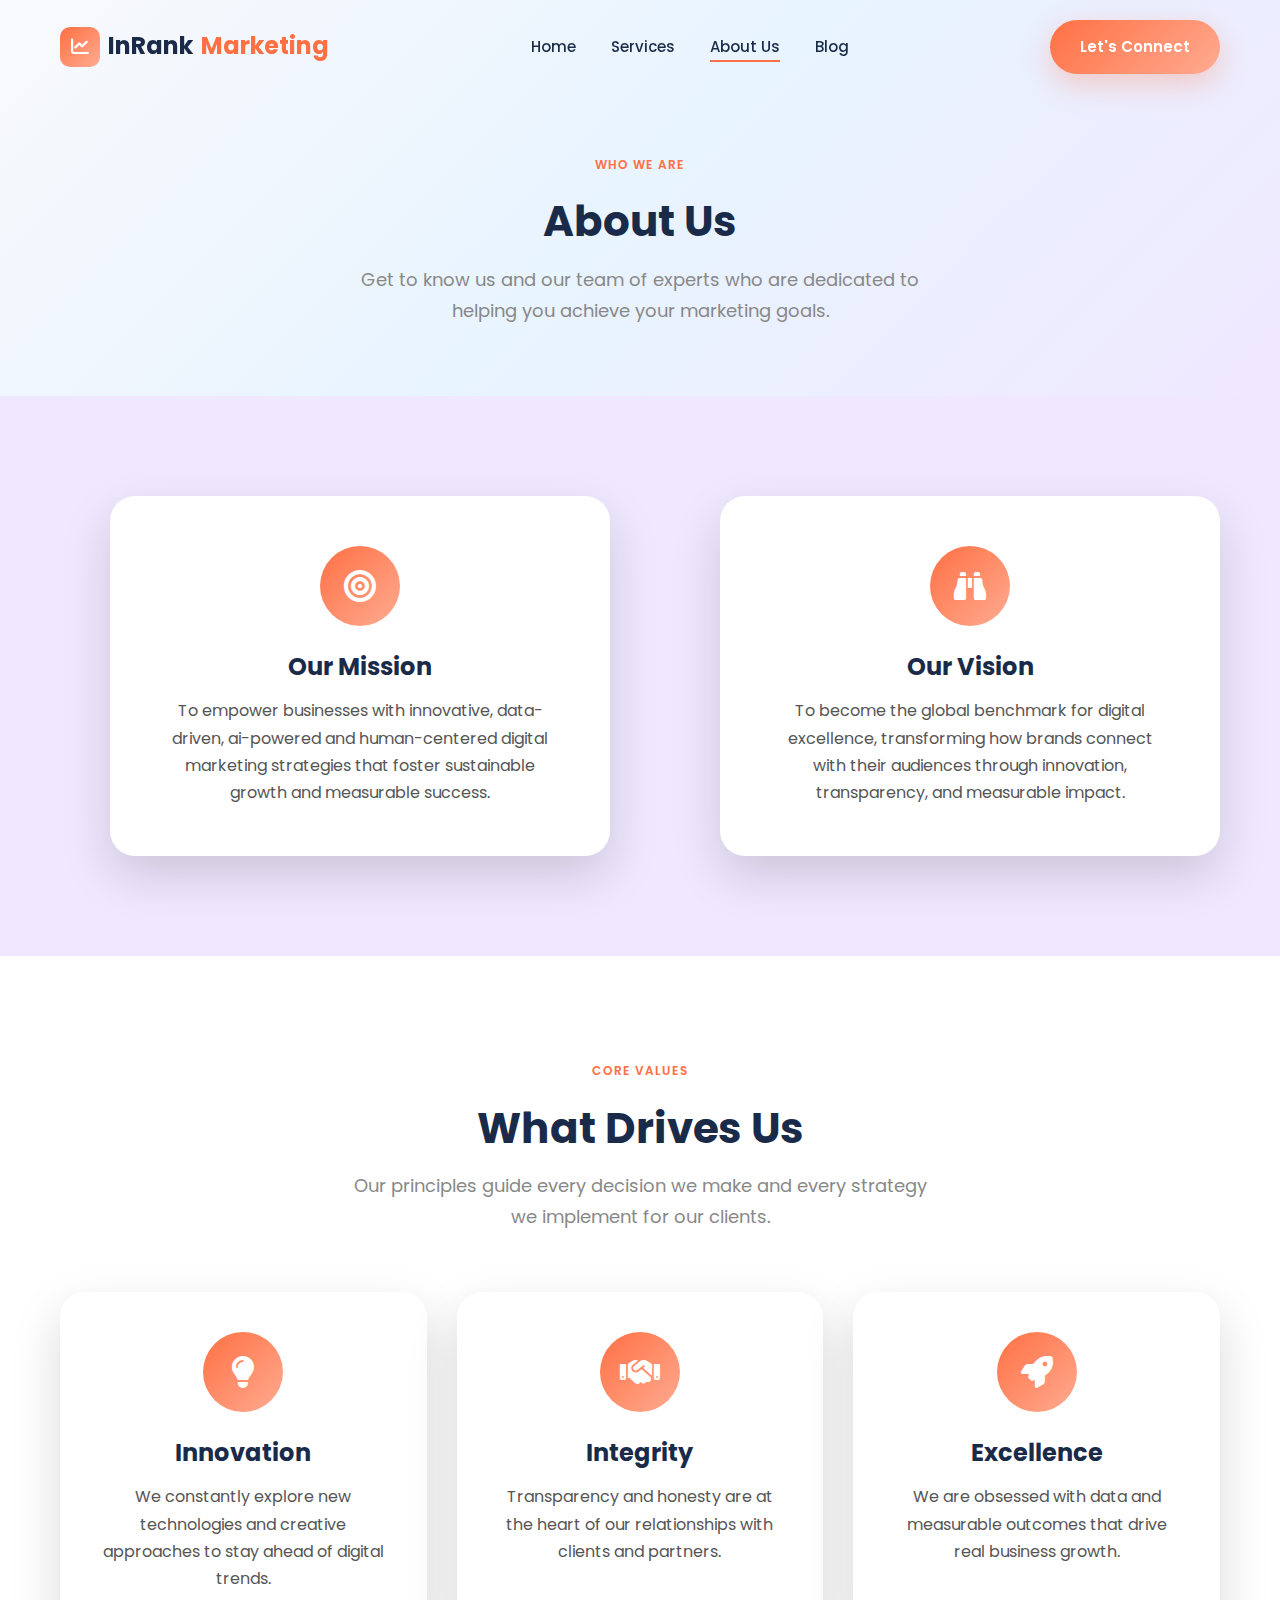
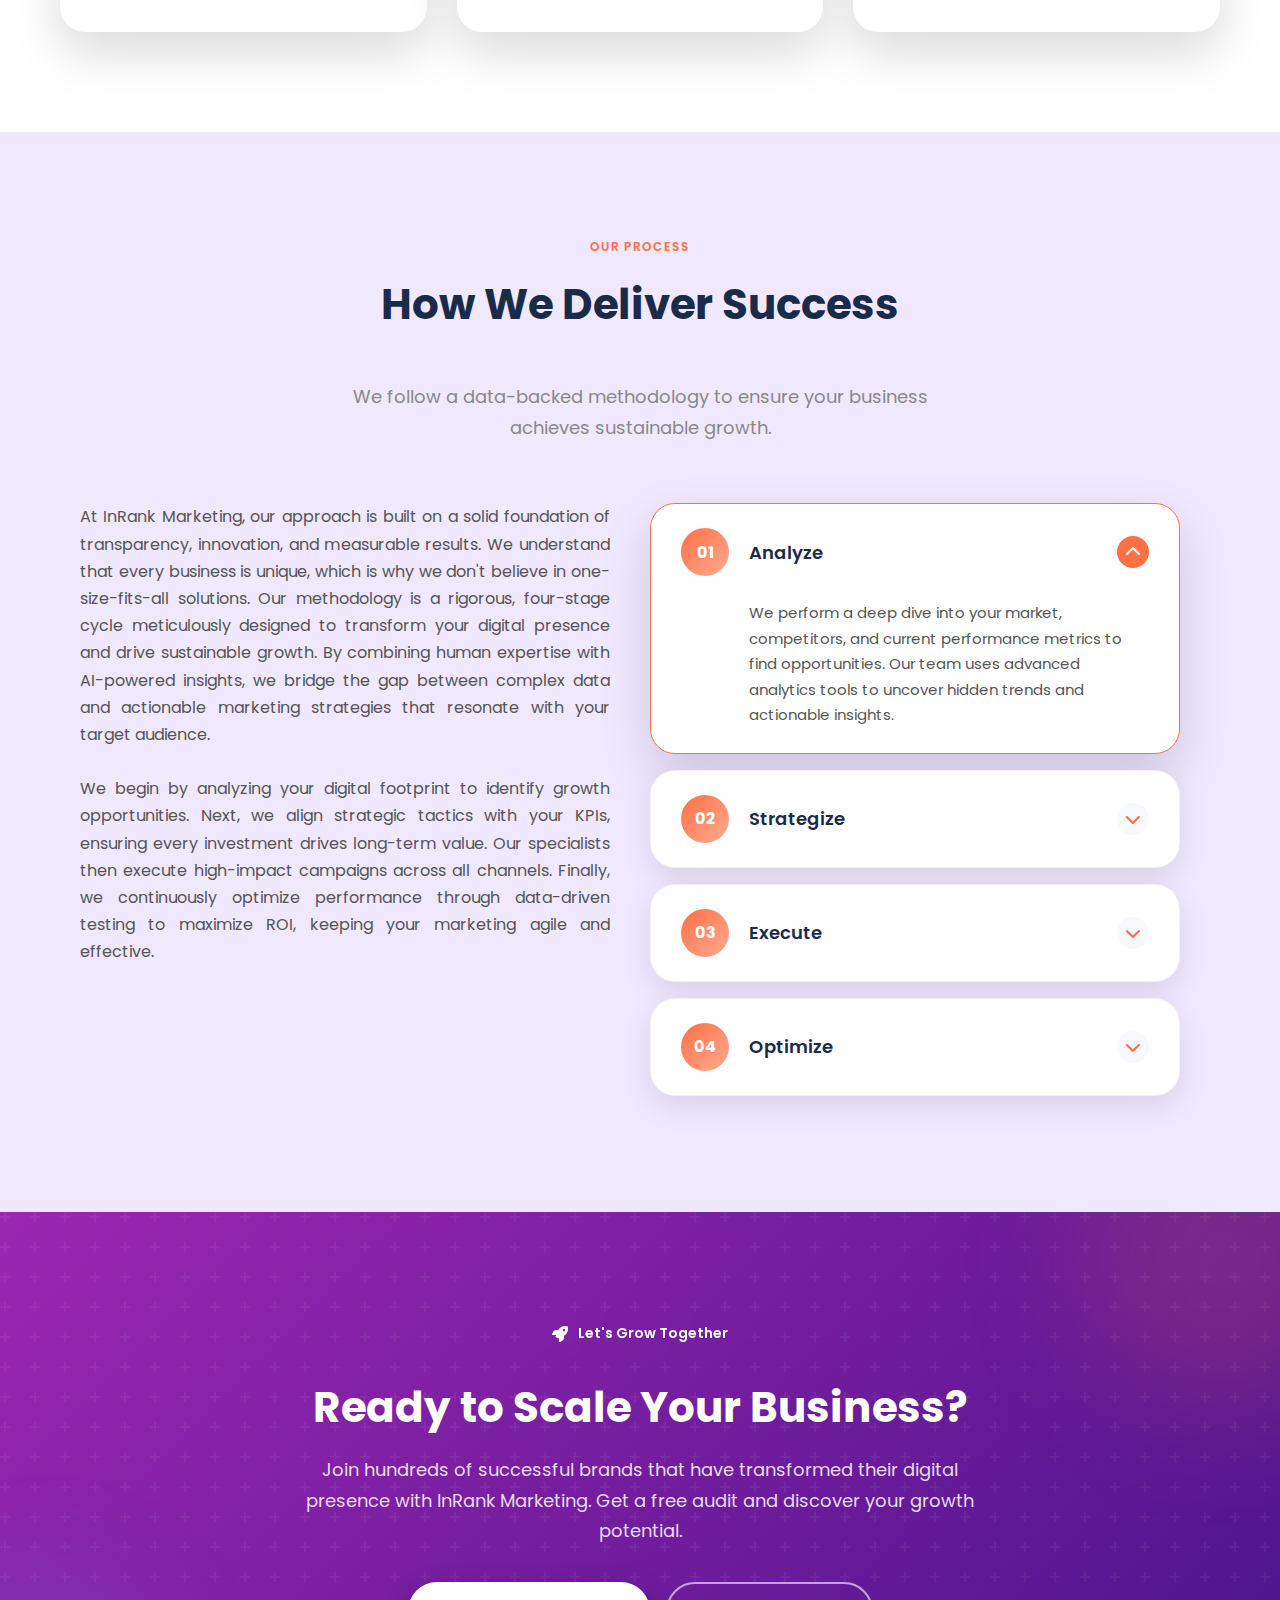
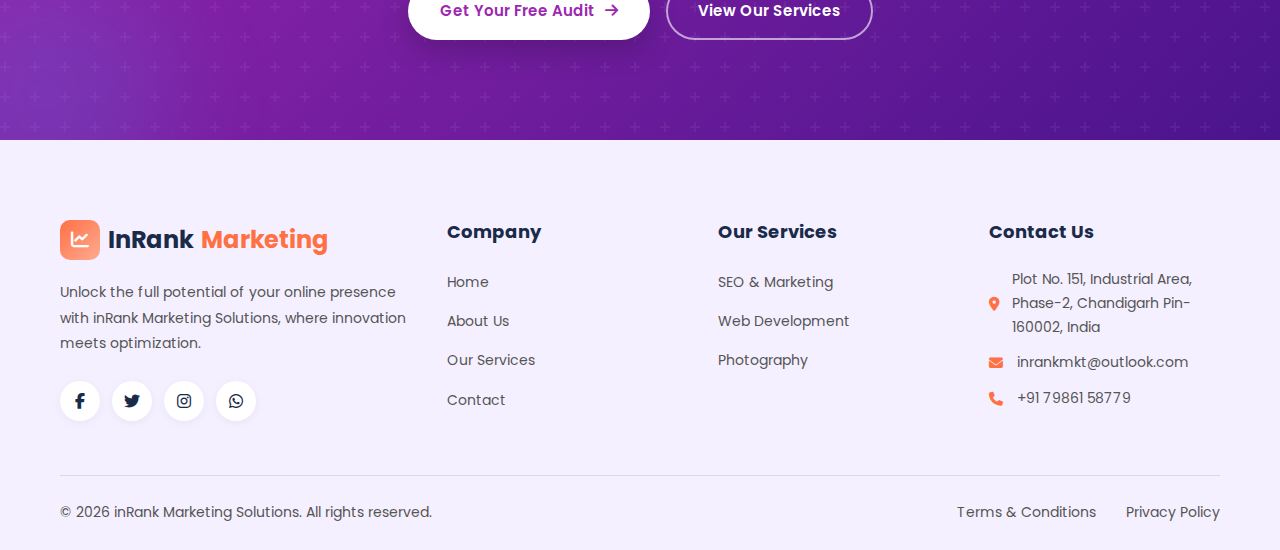
<file: about.html>
<!DOCTYPE html>
<html lang="en">

<head>
    <meta charset="UTF-8">
    <meta name="viewport" content="width=device-width, initial-scale=1.0">
    <title>About Us | InRank Marketing</title>
    <meta name="description"
        content="InRank Marketing is a leading digital marketing agency specializing in SEO, PPC, and social media marketing.">

    <!-- Google Font -->
    <link href="https://fonts.googleapis.com/css2?family=Poppins:wght@300;400;500;600;700;800&display=swap"
        rel="stylesheet">

    <!-- Icon Library -->
    <link rel="stylesheet" href="https://cdnjs.cloudflare.com/ajax/libs/font-awesome/6.5.1/css/all.min.css">

    <!-- Main CSS -->
    <link rel="stylesheet" href="/assets/css/main.css">
    <link rel="stylesheet" href="/assets/css/about.css">
</head>

<body>

    <!-- HEADER -->
    <header class="header">
        <nav class="navbar container">
            <a href="index" class="brand">
                <span class="brand-icon"><i class="fas fa-chart-line"></i></span>
                InRank<span class="brand-highlight">Marketing</span>
            </a>
            <ul class="nav-menu">
                <li><a href="/">Home</a></li>
                <li><a href="services">Services</a></li>
                <li><a href="about" class="active">About Us</a></li>
                <li><a href="index#testimonials">Blog</a></li>
                <!-- <li><a href="index.html#contact">Contact</a></li> -->
            </ul>
            <a href="contact" class="btn btn-primary">Let's Connect</a>
            <button class="mobile-toggle" aria-label="Toggle menu">
                <i class="fas fa-bars"></i>
            </button>
        </nav>
    </header>

    <!-- PAGE HEADER -->
    <section class="page-header">
        <div class="container">
            <div class="section-header center">
                <span class="section-badge">Who We Are</span>
                <h2>About Us</h2>
                <p>Get to know us and our team of experts who are dedicated to helping you achieve your marketing goals.
                </p>
            </div>
        </div>
    </section>

    <!-- ABOUT SECTION -->
    <section id="about" class="about">
        <div class="container">
            <div class="about-grid">
                <div class="about-visual">
                    <div class="about-card">
                        <div class="about-card-icon">
                            <i class="fas fa-bullseye"></i>
                        </div>
                        <h4>Our Mission</h4>
                        <p>To empower businesses with innovative, data-driven, ai-powered and human-centered digital
                            marketing strategies that foster sustainable growth and measurable success.</p>
                    </div>
                </div>
                <div class="about-visual">
                    <div class="about-card">
                        <div class="about-card-icon">
                            <i class="fas fa-binoculars"></i>
                        </div>
                        <h4>Our Vision</h4>
                        <p>To become the global benchmark for digital excellence, transforming how brands connect with
                            their audiences through innovation, transparency, and measurable impact.</p>
                    </div>
                </div>
            </div>
        </div>
    </section>

    <!-- CORE VALUES SECTION -->
    <section id="values" class="values section-padding">
        <div class="container">
            <div class="section-header center">
                <span class="section-badge">Core Values</span>
                <h2>What Drives Us</h2>
                <p>Our principles guide every decision we make and every strategy we implement for our clients.</p>
            </div>
            <div class="values-grid">
                <div class="value-item">
                    <div class="value-icon">
                        <i class="fas fa-lightbulb"></i>
                    </div>
                    <h3>Innovation</h3>
                    <p>We constantly explore new technologies and creative approaches to stay ahead of digital trends.
                    </p>
                </div>
                <div class="value-item">
                    <div class="value-icon">
                        <i class="fas fa-handshake"></i>
                    </div>
                    <h3>Integrity</h3>
                    <p>Transparency and honesty are at the heart of our relationships with clients and partners.</p>
                </div>
                <div class="value-item">
                    <div class="value-icon">
                        <i class="fas fa-rocket"></i>
                    </div>
                    <h3>Excellence</h3>
                    <p>We are obsessed with data and measurable outcomes that drive real business growth.</p>
                </div>
            </div>
        </div>
    </section>

    <!-- PROCESS SECTION -->
    <section id="process" class="process section-padding">
        <div class="container">
            <div class="section-header center">
                <span class="section-badge">Our Process</span>
                <h2>How We Deliver Success</h2>
                <p>We follow a data-backed methodology to ensure your business achieves sustainable growth.</p>
            </div>
            <div class="process-explained">
                <div class="process-text">
                    <p>At <span class="highlight">InRank Marketing</span>, our approach is built on a solid foundation
                        of transparency, innovation, and
                        measurable results. We understand that every business is unique, which is why we don't believe
                        in one-size-fits-all solutions. Our methodology is a rigorous, four-stage cycle meticulously
                        designed to transform your digital presence and drive sustainable growth. By combining human
                        expertise with AI-powered insights, we bridge the gap between complex data and actionable
                        marketing strategies that resonate with your target audience.</p>
                    <br>

                    <p>We begin by analyzing your digital footprint to identify growth opportunities. Next, we align
                        strategic tactics with your KPIs, ensuring every investment drives long-term value. Our
                        specialists then execute high-impact campaigns across all channels. Finally, we continuously
                        optimize performance through data-driven testing to maximize ROI, keeping your marketing agile
                        and effective.</p>
                </div>
                <div class="process-container">
                    <div class="process-item active">
                        <div class="process-header">
                            <div class="process-header-left">
                                <span class="process-number">01</span>
                                <h3>Analyze</h3>
                            </div>
                            <span class="process-icon"><i class="fas fa-chevron-down"></i></span>
                        </div>
                        <div class="process-content">
                            <p>We perform a deep dive into your market, competitors, and current performance metrics to
                                find
                                opportunities. Our team uses advanced analytics tools to uncover hidden trends and
                                actionable insights.</p>
                        </div>
                    </div>
                    <div class="process-item">
                        <div class="process-header">
                            <div class="process-header-left">
                                <span class="process-number">02</span>
                                <h3>Strategize</h3>
                            </div>
                            <span class="process-icon"><i class="fas fa-chevron-down"></i></span>
                        </div>
                        <div class="process-content">
                            <p>Our experts craft a bespoke marketing plan tailored to your specific business objectives
                                and
                                budget. We align every strategy with your brand vision and target audience.</p>
                        </div>
                    </div>
                    <div class="process-item">
                        <div class="process-header">
                            <div class="process-header-left">
                                <span class="process-number">03</span>
                                <h3>Execute</h3>
                            </div>
                            <span class="process-icon"><i class="fas fa-chevron-down"></i></span>
                        </div>
                        <div class="process-content">
                            <p>Deploying high-impact campaigns across SEO, PPC, and social media platforms using
                                cutting-edge
                                tools. We ensure seamless implementation with constant monitoring.</p>
                        </div>
                    </div>
                    <div class="process-item">
                        <div class="process-header">
                            <div class="process-header-left">
                                <span class="process-number">04</span>
                                <h3>Optimize</h3>
                            </div>
                            <span class="process-icon"><i class="fas fa-chevron-down"></i></span>
                        </div>
                        <div class="process-content">
                            <p>Continuous testing and refinement based on real-time data to maximize your return on
                                investment.
                                We iterate and improve until we achieve your desired outcomes.</p>
                        </div>
                    </div>
                </div>
            </div>
        </div>
    </section>

    <!-- CTA SECTION -->
    <section class="cta">
        <div class="cta-bg"></div>
        <div class="container">
            <div class="cta-content">
                <span class="cta-badge"><i class="fas fa-rocket"></i> Let's Grow Together</span>
                <h2>Ready to Scale Your Business?</h2>
                <p>Join hundreds of successful brands that have transformed their digital presence with InRank
                    Marketing. Get a free audit and discover your growth potential.</p>
                <div class="cta-buttons">
                    <a href="contact" class="btn btn-cta-primary">Get Your Free Audit <i
                            class="fas fa-arrow-right"></i></a>
                    <a href="services" class="btn btn-cta-outline">View Our Services</a>
                </div>
            </div>
        </div>
        <div class="cta-decoration cta-decoration-1"></div>
        <div class="cta-decoration cta-decoration-2"></div>
    </section>


    <!-- FOOTER -->
    <footer class="footer">
        <div class="container">
            <div class="footer-grid">
                <div class="footer-brand">
                    <a href="index.html" class="brand">
                        <span class="brand-icon"><i class="fas fa-chart-line"></i></span>
                        InRank<span class="brand-highlight">Marketing</span>
                    </a>
                    <p>Unlock the full potential of your online presence with inRank Marketing Solutions, where
                        innovation meets optimization.</p>
                    <div class="social-links">
                        <a href="https://www.facebook.com/profile.php?id=61578838705049"><i
                                class="fab fa-facebook-f"></i></a>
                        <a href="https://x.com/InRankSeo"><i class="fab fa-twitter"></i></a>
                        <a href="https://www.instagram.com/inrankseo/"><i class="fab fa-instagram"></i></a>
                        <a href="https://wa.me/917986158779"><i class="fab fa-whatsapp"></i></a>
                    </div>
                </div>
                <div class="footer-links">
                    <h4>Company</h4>
                    <ul>
                        <li><a href="/">Home</a></li>
                        <li><a href="/#about">About Us</a></li>
                        <li><a href="services">Our Services</a></li>
                        <li><a href="contact">Contact</a></li>
                    </ul>
                </div>
                <div class="footer-links">
                    <h4>Our Services</h4>
                    <ul>
                        <li><a href="services#marketing">SEO & Marketing</a></li>
                        <li><a href="services#web">Web Development</a></li>
                        <li><a href="services#photography">Photography</a></li>
                    </ul>
                </div>
                <div class="footer-contact">
                    <h4>Contact Us</h4>
                    <ul>
                        <li><i class="fas fa-map-marker-alt"></i>Plot No. 151, Industrial Area, Phase-2, Chandigarh
                            Pin-160002, India</li>
                        <li><i class="fas fa-envelope"></i> inrankmkt@outlook.com</li>
                        <li><i class="fas fa-phone"></i> +91 79861 58779</li>
                    </ul>
                </div>
            </div>
            <div class="footer-bottom">
                <p>&copy; 2026 inRank Marketing Solutions. All rights reserved.</p>
                <div class="footer-legal">
                    <a href="#">Terms & Conditions</a>
                    <a href="#">Privacy Policy</a>
                </div>
            </div>
        </div>
    </footer>


    <!-- JAVASCRIPT -->
    <script>
        // Header scroll effect
        window.addEventListener('scroll', () => {
            const header = document.querySelector('.header');
            if (window.scrollY > 50) {
                header.classList.add('scrolled');
            } else {
                header.classList.remove('scrolled');
            }
        });

        // Mobile menu toggle
        document.querySelector('.mobile-toggle').addEventListener('click', () => {
            document.querySelector('.nav-menu').classList.toggle('active');
        });

        // Process accordion
        document.querySelectorAll('.process-header').forEach(header => {
            header.addEventListener('click', () => {
                const item = header.parentElement;
                const isActive = item.classList.contains('active');

                // Close all items
                document.querySelectorAll('.process-item').forEach(i => {
                    i.classList.remove('active');
                });

                // Open clicked item if it was closed
                if (!isActive) {
                    item.classList.add('active');
                }
            });
        });
    </script>
</body>

</html>
</file>
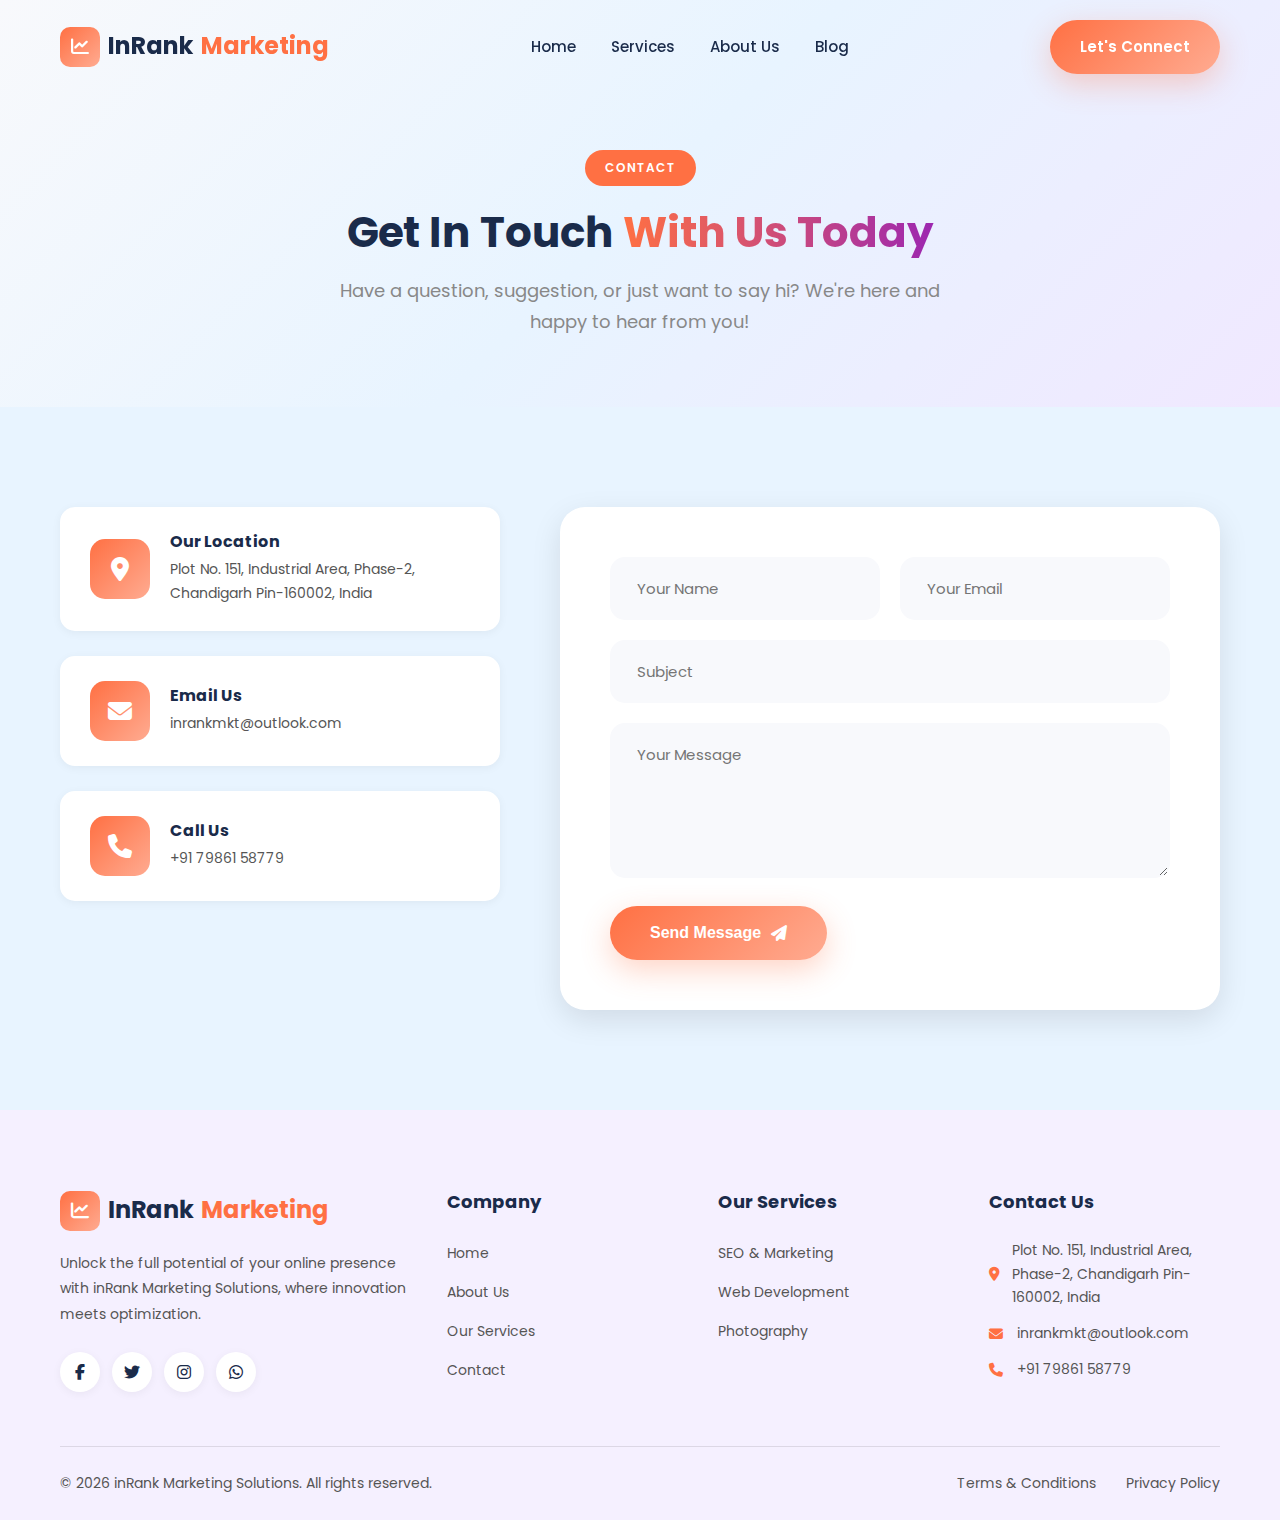
<file: contact.html>
<!DOCTYPE html>
<html lang="en">

<head>
    <meta charset="UTF-8">
    <meta name="viewport" content="width=device-width, initial-scale=1.0">
    <title>Contact Us | InRank Marketing</title>
    <meta name="description"
        content="Get in touch with InRank Marketing for any inquiries, questions, or to discuss your marketing needs.">

    <!-- Google Font -->
    <link href="https://fonts.googleapis.com/css2?family=Poppins:wght@300;400;500;600;700;800&display=swap"
        rel="stylesheet">

    <!-- Icon Library -->
    <link rel="stylesheet" href="https://cdnjs.cloudflare.com/ajax/libs/font-awesome/6.5.1/css/all.min.css">

    <!-- Main CSS -->
    <link rel="stylesheet" href="main.css">
    <link rel="stylesheet" href="contact.css">
</head>

<body>

    <!-- HEADER -->
    <header class="header">
        <nav class="navbar container">
            <a href="index" class="brand">
                <span class="brand-icon"><i class="fas fa-chart-line"></i></span>
                InRank<span class="brand-highlight">Marketing</span>
            </a>
            <ul class="nav-menu">
                <li><a href="/">Home</a></li>
                <li><a href="services">Services</a></li>
                <li><a href="index#about">About Us</a></li>
                <li><a href="index#testimonials">Blog</a></li>
                <!-- <li><a href="index.html#contact">Contact</a></li> -->
            </ul>
            <a href="contact" class="btn btn-primary">Let's Connect</a>
            <button class="mobile-toggle" aria-label="Toggle menu">
                <i class="fas fa-bars"></i>
            </button>
        </nav>
    </header>

    <!-- PAGE HEADER -->
    <section class="page-header">
        <div class="container">
            <div class="section-header center">
                <span class="section-badge">Contact</span>
                <h2>Get In Touch <span class="text-gradient">With Us Today</span></h2>
                <p>Have a question, suggestion, or just want to say hi? We're here and happy to hear from you!</p>
            </div>
        </div>
    </section>



    <!-- CONTACT -->
    <section id="contact" class="contact">
        <div class="container">
            <div class="contact-grid">
                <div class="contact-info">
                    <div class="info-card">
                        <div class="info-icon">
                            <i class="fas fa-map-marker-alt"></i>
                        </div>
                        <div class="info-content">
                            <h4>Our Location</h4>
                            <p>Plot No. 151, Industrial Area, Phase-2, Chandigarh Pin-160002, India</p>
                        </div>
                    </div>
                    <div class="info-card">
                        <div class="info-icon">
                            <i class="fas fa-envelope"></i>
                        </div>
                        <div class="info-content">
                            <h4>Email Us</h4>
                            <p>inrankmkt@outlook.com</p>
                        </div>
                    </div>
                    <div class="info-card">
                        <div class="info-icon">
                            <i class="fas fa-phone"></i>
                        </div>
                        <div class="info-content">
                            <h4>Call Us</h4>
                            <p>+91 79861 58779</p>
                        </div>
                    </div>
                </div>
                <form class="contact-form">
                    <div class="form-row">
                        <div class="form-group">
                            <input type="text" placeholder="Your Name" required>
                        </div>
                        <div class="form-group">
                            <input type="email" placeholder="Your Email" required>
                        </div>
                    </div>
                    <div class="form-group">
                        <input type="text" placeholder="Subject">
                    </div>
                    <div class="form-group">
                        <textarea placeholder="Your Message" rows="5" required></textarea>
                    </div>
                    <button type="submit" class="btn btn-primary btn-lg">
                        Send Message <i class="fas fa-paper-plane"></i>
                    </button>
                </form>
            </div>
        </div>
    </section>

    <!-- FOOTER -->
    <footer class="footer">
        <div class="container">
            <div class="footer-grid">
                <div class="footer-brand">
                    <a href="index.html" class="brand">
                        <span class="brand-icon"><i class="fas fa-chart-line"></i></span>
                        InRank<span class="brand-highlight">Marketing</span>
                    </a>
                    <p>Unlock the full potential of your online presence with inRank Marketing Solutions, where
                        innovation meets optimization.</p>
                    <div class="social-links">
                        <a href="https://www.facebook.com/profile.php?id=61578838705049"><i
                                class="fab fa-facebook-f"></i></a>
                        <a href="https://x.com/InRankSeo"><i class="fab fa-twitter"></i></a>
                        <a href="https://www.instagram.com/inrankseo/"><i class="fab fa-instagram"></i></a>
                        <a href="https://wa.me/917986158779"><i class="fab fa-whatsapp"></i></a>
                    </div>
                </div>
                <div class="footer-links">
                    <h4>Company</h4>
                    <ul>
                        <li><a href="index.html">Home</a></li>
                        <li><a href="index.html#about">About Us</a></li>
                        <li><a href="service.html">Our Services</a></li>
                        <li><a href="index.html#contact">Contact</a></li>
                    </ul>
                </div>
                <div class="footer-links">
                    <h4>Our Services</h4>
                    <ul>
                        <li><a href="service.html">SEO & Marketing</a></li>
                        <li><a href="service.html">Web Development</a></li>
                        <li><a href="service.html">Photography</a></li>
                    </ul>
                </div>
                <div class="footer-contact">
                    <h4>Contact Us</h4>
                    <ul>
                        <li><i class="fas fa-map-marker-alt"></i>Plot No. 151, Industrial Area, Phase-2, Chandigarh
                            Pin-160002, India</li>
                        <li><i class="fas fa-envelope"></i> inrankmkt@outlook.com</li>
                        <li><i class="fas fa-phone"></i> +91 79861 58779</li>
                    </ul>
                </div>
            </div>
            <div class="footer-bottom">
                <p>&copy; 2026 inRank Marketing Solutions. All rights reserved.</p>
                <div class="footer-legal">
                    <a href="#">Terms & Conditions</a>
                    <a href="#">Privacy Policy</a>
                </div>
            </div>
        </div>
    </footer>

    <!-- JAVASCRIPT -->
    <script>
        // Header scroll effect
        window.addEventListener('scroll', () => {
            const header = document.querySelector('.header');
            if (window.scrollY > 50) {
                header.classList.add('scrolled');
            } else {
                header.classList.remove('scrolled');
            }
        });

        // Mobile menu toggle
        document.querySelector('.mobile-toggle').addEventListener('click', () => {
            document.querySelector('.nav-menu').classList.toggle('active');
        });
    </script>
</body>

</html>
</file>
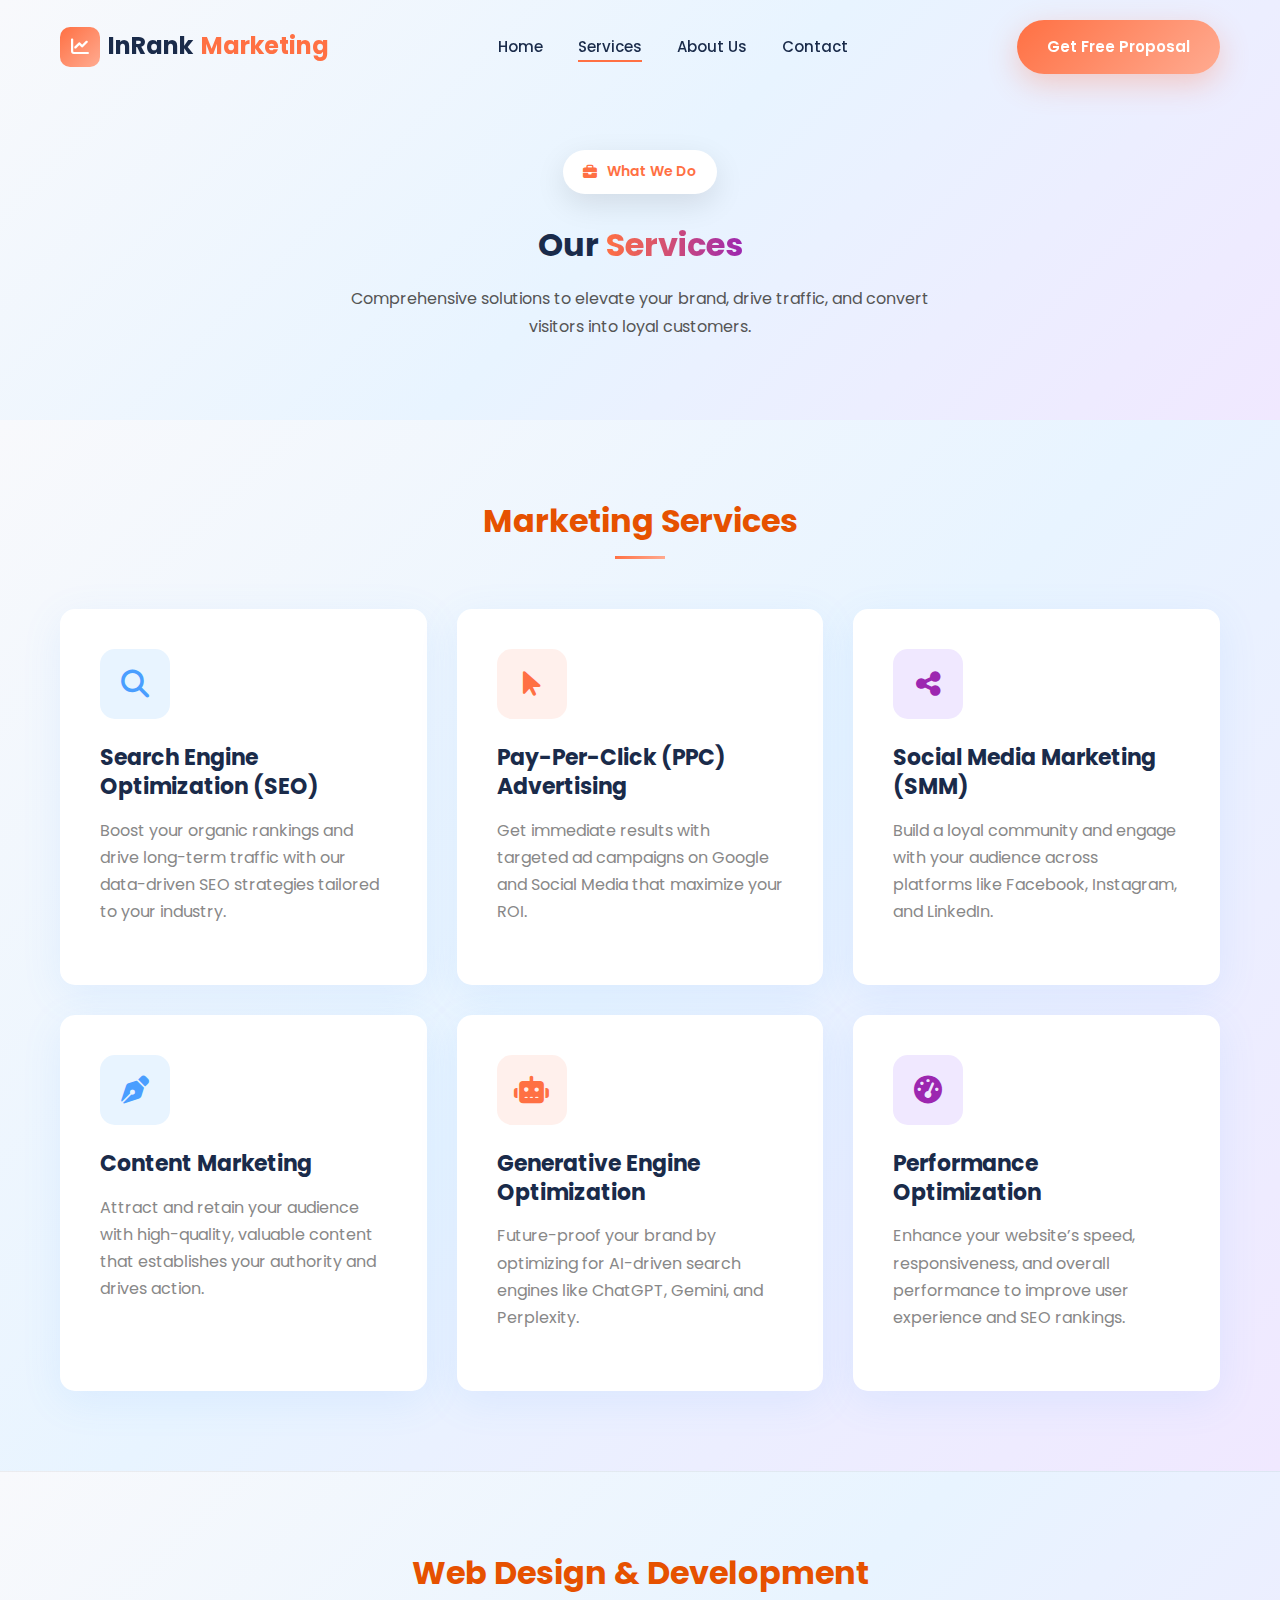
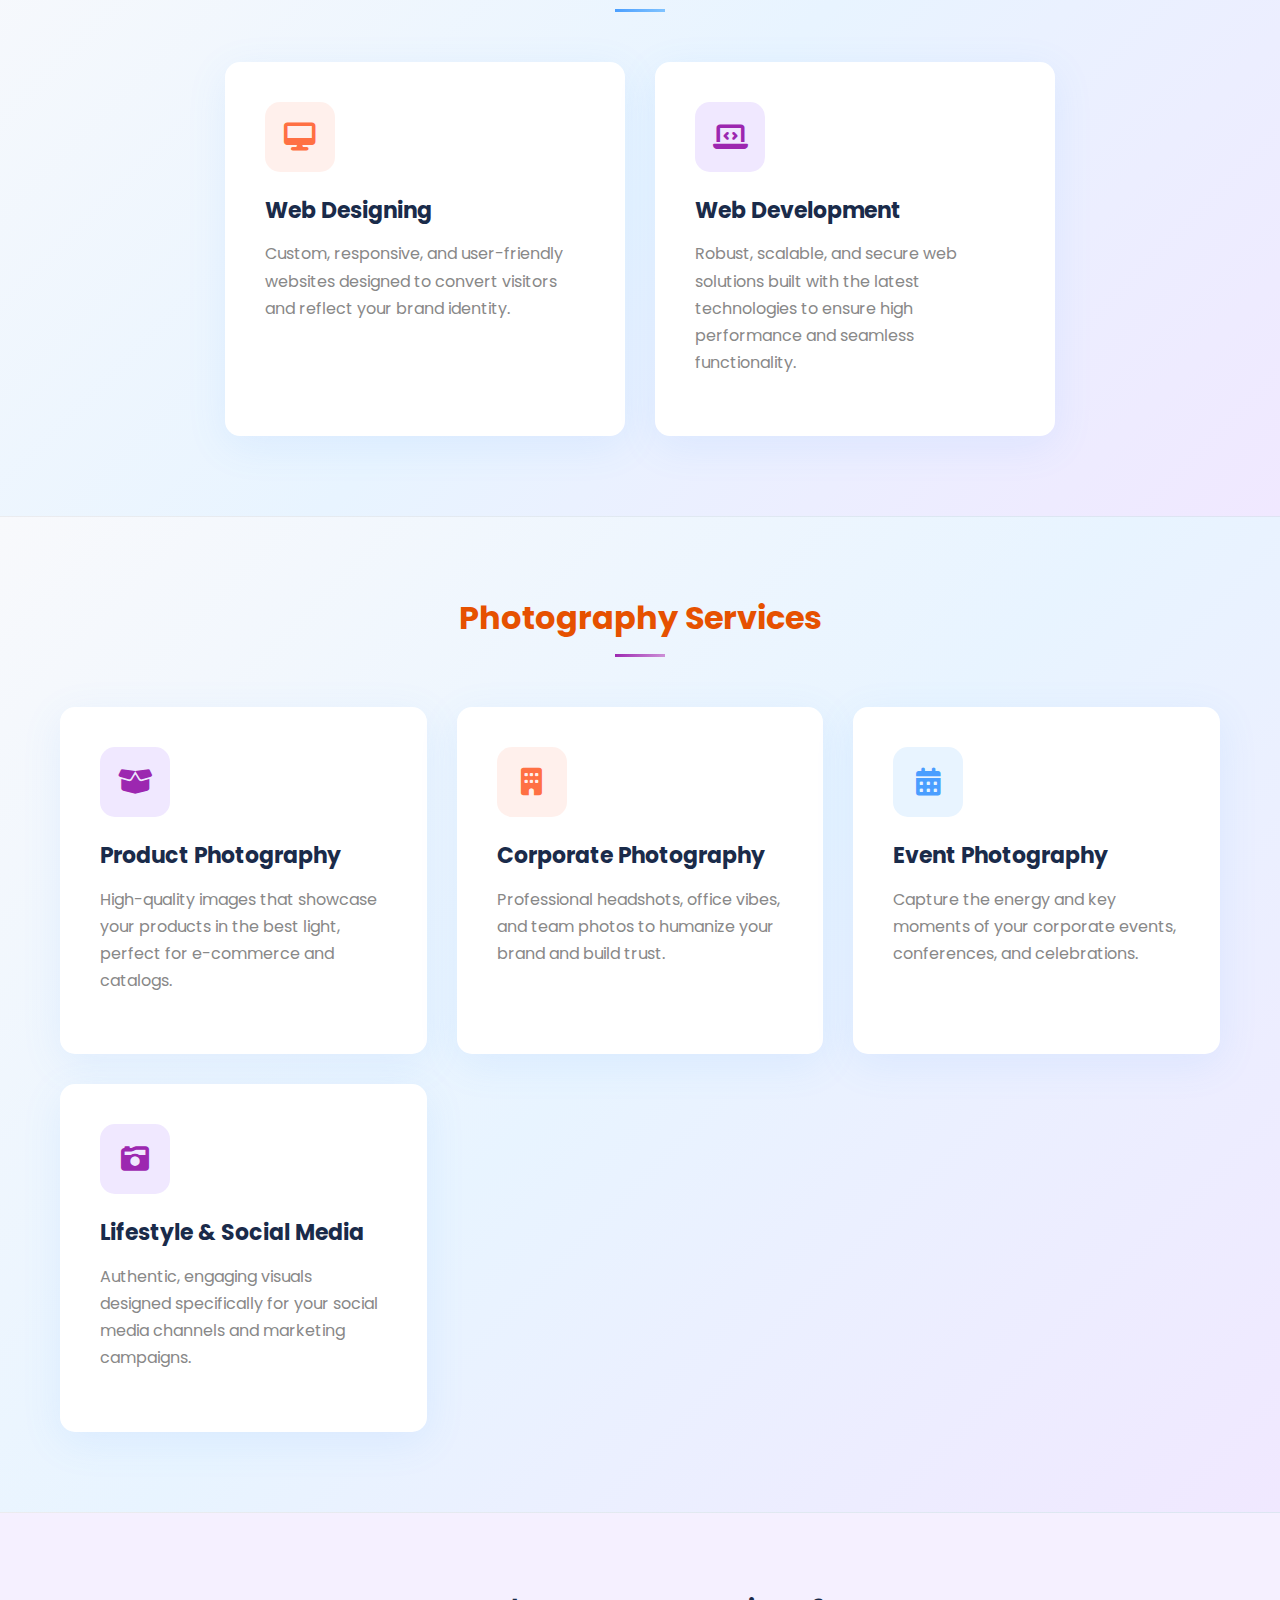
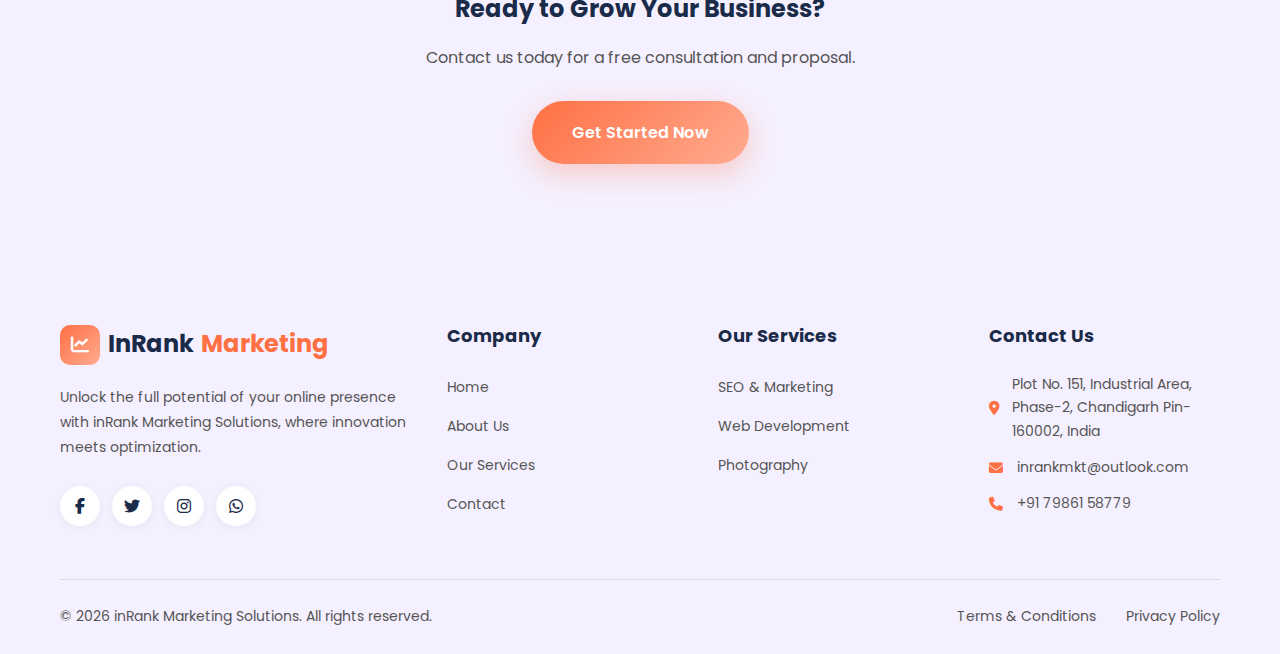
<file: service.html>
<!DOCTYPE html>
<html lang="en">

<head>
    <meta charset="UTF-8">
    <meta name="viewport" content="width=device-width, initial-scale=1.0">
    <title>Our Services | InRank Marketing</title>
    <meta name="description"
        content="Explore our comprehensive digital marketing services: SEO, PPC, Social Media, Web Design, and Professional Photography.">

    <!-- Google Font -->
    <link href="https://fonts.googleapis.com/css2?family=Poppins:wght@300;400;500;600;700;800&display=swap"
        rel="stylesheet">

    <!-- Icon Library -->
    <link rel="stylesheet" href="https://cdnjs.cloudflare.com/ajax/libs/font-awesome/6.5.1/css/all.min.css">

    <!-- Main CSS -->
    <link rel="stylesheet" href="main.css">
    <link rel="stylesheet" href="service.css">
</head>

<body>

    <!-- HEADER -->
    <header class="header">
        <nav class="navbar container">
            <a href="index.html" class="brand">
                <span class="brand-icon"><i class="fas fa-chart-line"></i></span>
                InRank<span class="brand-highlight">Marketing</span>
            </a>
            <ul class="nav-menu">
                <li><a href="index.html">Home</a></li>
                <li><a href="service.html" class="active">Services</a></li>
                <li><a href="index.html#about">About Us</a></li>
                <li><a href="index.html#contact">Contact</a></li>
            </ul>
            <a href="index.html#contact" class="btn btn-primary">Get Free Proposal</a>
            <button class="mobile-toggle" aria-label="Toggle menu">
                <i class="fas fa-bars"></i>
            </button>
        </nav>
    </header>

    <!-- PAGE HEADER -->
    <section class="page-header">
        <div class="container">
            <span class="hero-badge"><i class="fas fa-briefcase"></i> What We Do</span>
            <h1>Our <span class="text-gradient">Services</span></h1>
            <p style="max-width: 600px; margin: 20px auto 0;">Comprehensive solutions to elevate your brand, drive
                traffic, and convert visitors into loyal customers.</p>
        </div>
    </section>

    <!-- MARKETING SERVICES -->
    <section class="service-category">
        <div class="container">
            <div class="cat-header">
                <h3>Marketing Services</h3>
                <div style="width: 50px; height: 3px; background: var(--gradient-orange); margin: 15px auto;"></div>
            </div>
            <div class="services-grid">
                <div class="service-card">
                    <div class="service-icon icon-blue">
                        <i class="fas fa-search"></i>
                    </div>
                    <h3>Search Engine Optimization (SEO)</h3>
                    <p>Boost your organic rankings and drive long-term traffic with our data-driven SEO strategies
                        tailored to your industry.</p>
                </div>
                <div class="service-card">
                    <div class="service-icon icon-orange">
                        <i class="fas fa-mouse-pointer"></i>
                    </div>
                    <h3>Pay-Per-Click (PPC) Advertising</h3>
                    <p>Get immediate results with targeted ad campaigns on Google and Social Media that maximize your
                        ROI.</p>
                </div>
                <div class="service-card">
                    <div class="service-icon icon-purple">
                        <i class="fas fa-share-nodes"></i>
                    </div>
                    <h3>Social Media Marketing (SMM)</h3>
                    <p>Build a loyal community and engage with your audience across platforms like Facebook, Instagram,
                        and LinkedIn.</p>
                </div>
                <div class="service-card">
                    <div class="service-icon icon-blue">
                        <i class="fas fa-pen-nib"></i>
                    </div>
                    <h3>Content Marketing</h3>
                    <p>Attract and retain your audience with high-quality, valuable content that establishes your
                        authority and drives action.</p>
                </div>
                <div class="service-card">
                    <div class="service-icon icon-orange">
                        <i class="fas fa-robot"></i>
                    </div>
                    <h3>Generative Engine Optimization</h3>
                    <p>Future-proof your brand by optimizing for AI-driven search engines like ChatGPT, Gemini, and
                        Perplexity.</p>
                </div>
                <div class="service-card">
                    <div class="service-icon icon-purple">
                        <i class="fas fa-tachometer-alt"></i>
                    </div>
                    <h3>Performance Optimization</h3>
                    <p>Enhance your website’s speed, responsiveness, and overall performance to improve user experience
                        and SEO rankings.</p>
                </div>
            </div>
        </div>
    </section>

    <!-- WEB DESIGN & DEVELOPMENT -->
    <section class="service-category" style="background-color: var(--light-bg);">
        <div class="container">
            <div class="cat-header">
                <h3>Web Design & Development</h3>
                <div style="width: 50px; height: 3px; background: var(--gradient-blue); margin: 15px auto;"></div>
            </div>
            <div class="services-grid" style="justify-content: center; display: flex;">
                <div class="service-card" style="max-width: 400px; width: 100%;">
                    <div class="service-icon icon-orange">
                        <i class="fas fa-desktop"></i>
                    </div>
                    <h3>Web Designing</h3>
                    <p>Custom, responsive, and user-friendly websites designed to convert visitors and reflect your
                        brand identity.</p>
                </div>
                <div class="service-card" style="max-width: 400px; width: 100%;">
                    <div class="service-icon icon-purple">
                        <i class="fas fa-laptop-code"></i>
                    </div>
                    <h3>Web Development</h3>
                    <p>Robust, scalable, and secure web solutions built with the latest technologies to ensure high
                        performance and seamless functionality.</p>
                </div>
            </div>
        </div>
    </section>

    <!-- PHOTOGRAPHY -->
    <section class="service-category">
        <div class="container">
            <div class="cat-header">
                <h3>Photography Services</h3>
                <div style="width: 50px; height: 3px; background: var(--gradient-purple); margin: 15px auto;"></div>
            </div>
            <div class="services-grid">
                <div class="service-card">
                    <div class="service-icon icon-purple">
                        <i class="fas fa-box-open"></i>
                    </div>
                    <h3>Product Photography</h3>
                    <p>High-quality images that showcase your products in the best light, perfect for e-commerce and
                        catalogs.</p>
                </div>
                <div class="service-card">
                    <div class="service-icon icon-orange">
                        <i class="fas fa-building"></i>
                    </div>
                    <h3>Corporate Photography</h3>
                    <p>Professional headshots, office vibes, and team photos to humanize your brand and build trust.</p>
                </div>
                <div class="service-card">
                    <div class="service-icon icon-blue">
                        <i class="fas fa-calendar-alt"></i>
                    </div>
                    <h3>Event Photography</h3>
                    <p>Capture the energy and key moments of your corporate events, conferences, and celebrations.</p>
                </div>
                <div class="service-card">
                    <div class="service-icon icon-purple">
                        <i class="fas fa-camera-retro"></i>
                    </div>
                    <h3>Lifestyle & Social Media</h3>
                    <p>Authentic, engaging visuals designed specifically for your social media channels and marketing
                        campaigns.</p>
                </div>
            </div>
        </div>
    </section>

    <!-- CONTACT CTA -->
    <section style="padding: 80px 0; text-align: center; background: var(--lavender-bg);">
        <div class="container">
            <h2>Ready to Grow Your Business?</h2>
            <p style="margin: 20px 0 30px; color: var(--body-text);">Contact us today for a free consultation and
                proposal.</p>
            <a href="index.html#contact" class="btn btn-primary btn-lg">Get Started Now</a>
        </div>
    </section>

    <!-- FOOTER -->
    <footer class="footer">
        <div class="container">
            <div class="footer-grid">
                <div class="footer-brand">
                    <a href="index.html" class="brand">
                        <span class="brand-icon"><i class="fas fa-chart-line"></i></span>
                        InRank<span class="brand-highlight">Marketing</span>
                    </a>
                    <p>Unlock the full potential of your online presence with inRank Marketing Solutions, where
                        innovation meets optimization.</p>
                    <div class="social-links">
                        <a href="https://www.facebook.com/profile.php?id=61578838705049"><i
                                class="fab fa-facebook-f"></i></a>
                        <a href="https://x.com/InRankSeo"><i class="fab fa-twitter"></i></a>
                        <a href="https://www.instagram.com/inrankseo/"><i class="fab fa-instagram"></i></a>
                        <a href="https://wa.me/917986158779"><i class="fab fa-whatsapp"></i></a>
                    </div>
                </div>
                <div class="footer-links">
                    <h4>Company</h4>
                    <ul>
                        <li><a href="index.html">Home</a></li>
                        <li><a href="index.html#about">About Us</a></li>
                        <li><a href="service.html">Our Services</a></li>
                        <li><a href="index.html#contact">Contact</a></li>
                    </ul>
                </div>
                <div class="footer-links">
                    <h4>Our Services</h4>
                    <ul>
                        <li><a href="service.html">SEO & Marketing</a></li>
                        <li><a href="service.html">Web Development</a></li>
                        <li><a href="service.html">Photography</a></li>
                    </ul>
                </div>
                <div class="footer-contact">
                    <h4>Contact Us</h4>
                    <ul>
                        <li><i class="fas fa-map-marker-alt"></i>Plot No. 151, Industrial Area, Phase-2, Chandigarh
                            Pin-160002, India</li>
                        <li><i class="fas fa-envelope"></i> inrankmkt@outlook.com</li>
                        <li><i class="fas fa-phone"></i> +91 79861 58779</li>
                    </ul>
                </div>
            </div>
            <div class="footer-bottom">
                <p>&copy; 2026 inRank Marketing Solutions. All rights reserved.</p>
                <div class="footer-legal">
                    <a href="#">Terms & Conditions</a>
                    <a href="#">Privacy Policy</a>
                </div>
            </div>
        </div>
    </footer>

    <script>
        // Header scroll effect
        window.addEventListener('scroll', () => {
            const header = document.querySelector('.header');
            if (window.scrollY > 50) {
                header.classList.add('scrolled');
            } else {
                header.classList.remove('scrolled');
            }
        });

        // Mobile menu toggle
        document.querySelector('.mobile-toggle').addEventListener('click', () => {
            document.querySelector('.nav-menu').classList.toggle('active');
        });
    </script>

</body>

</html>
</file>
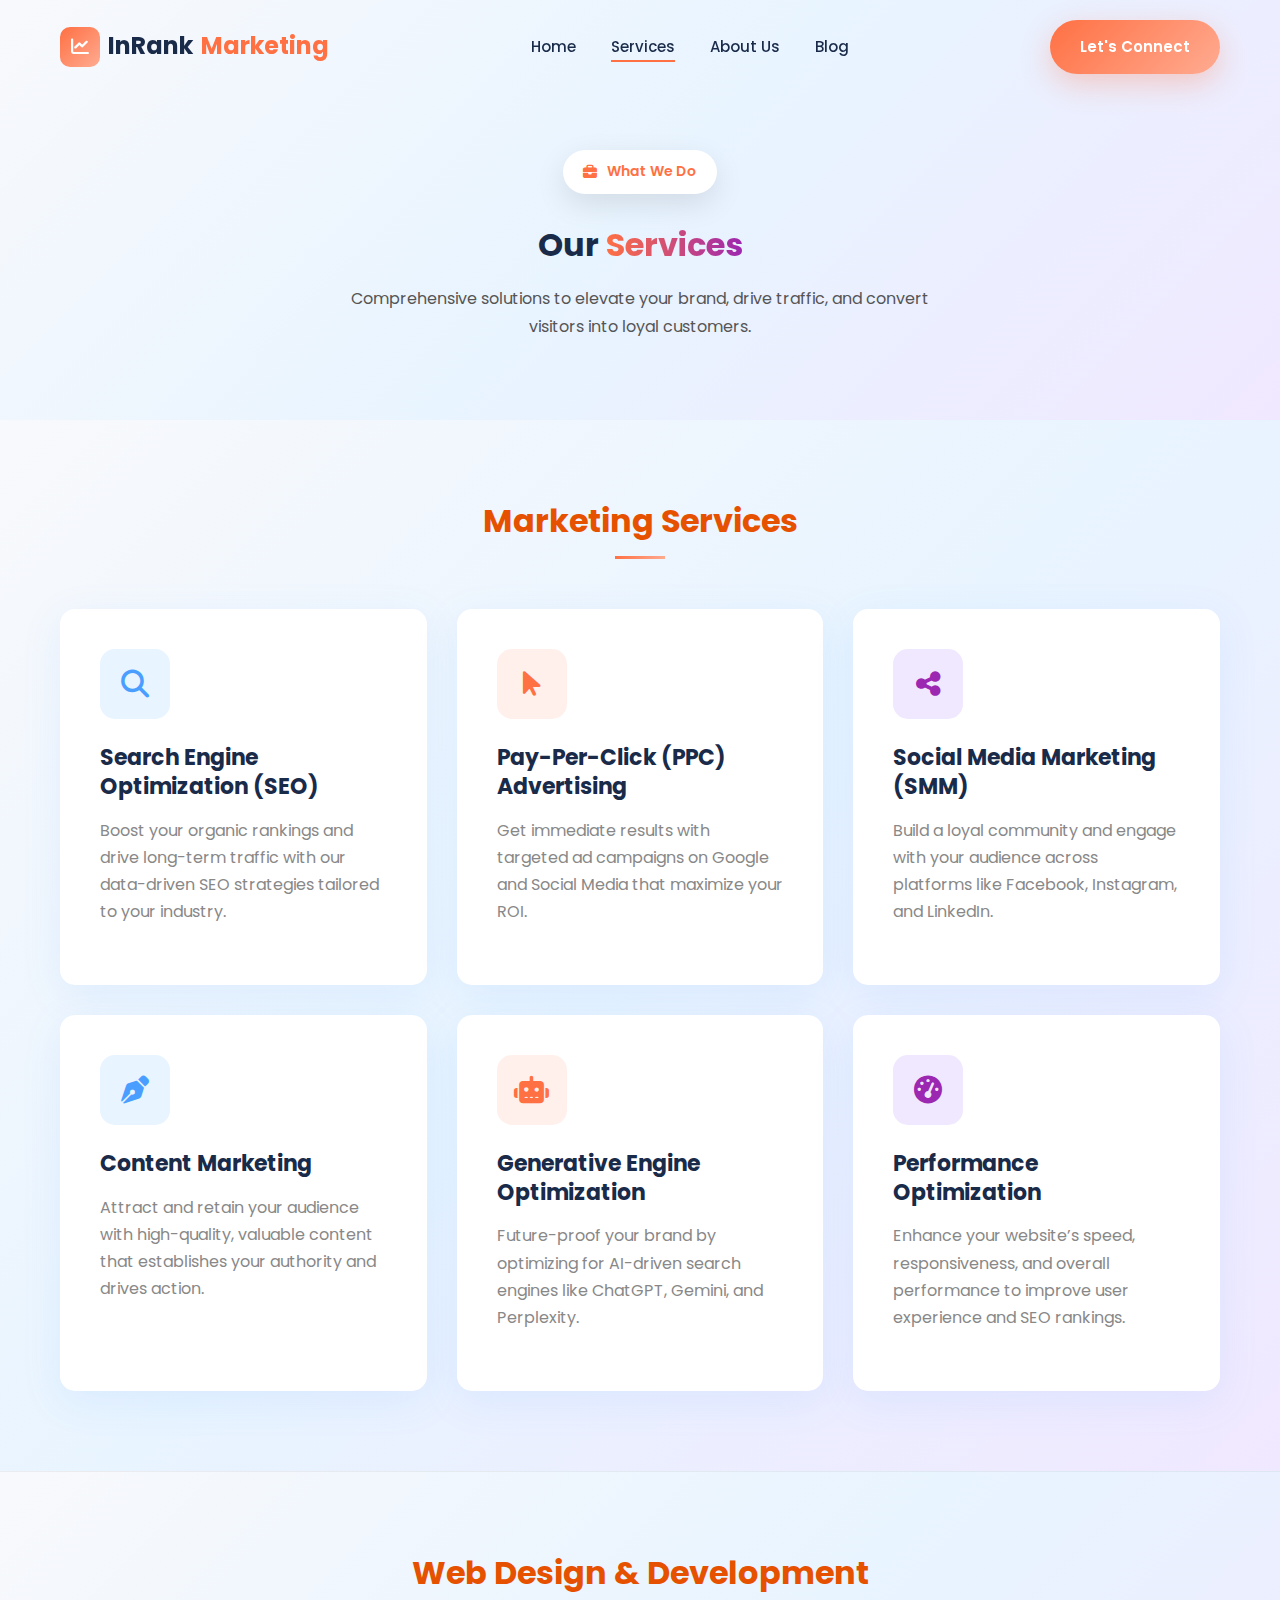
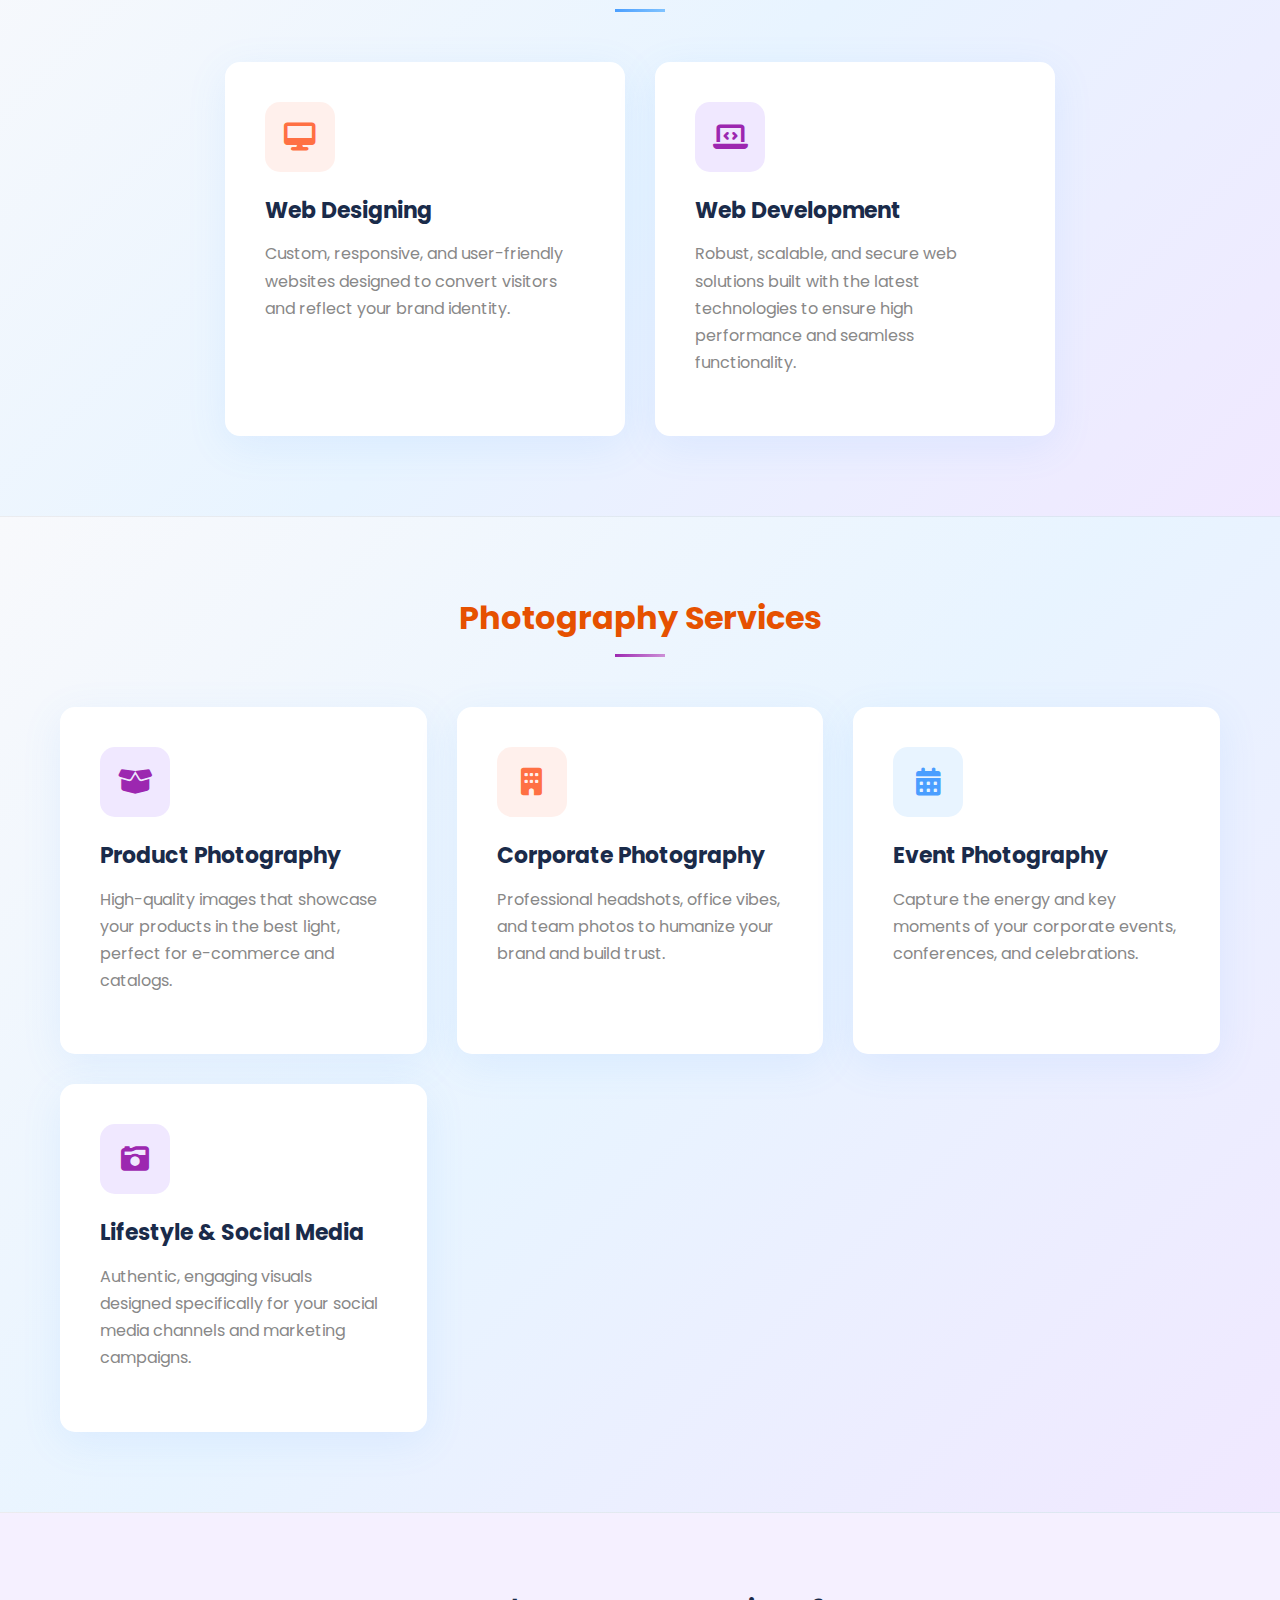
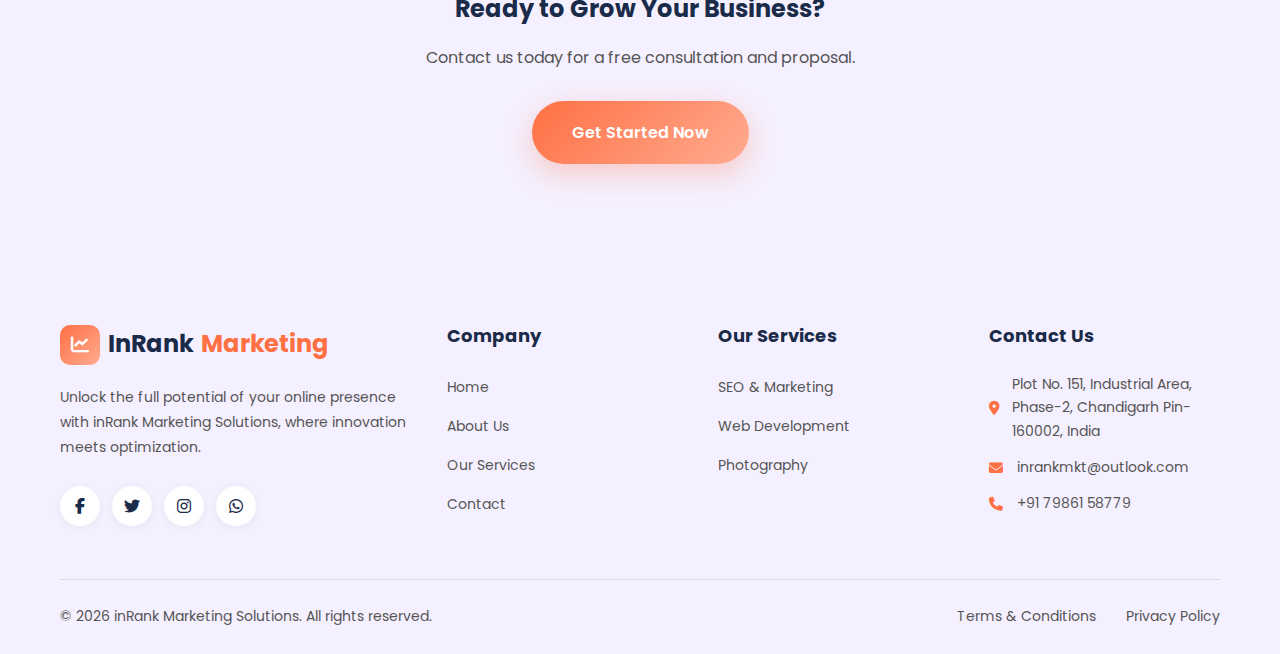
<file: services.html>
<!DOCTYPE html>
<html lang="en">

<head>
    <meta charset="UTF-8">
    <meta name="viewport" content="width=device-width, initial-scale=1.0">
    <title>Our Services | InRank Marketing</title>
    <meta name="description"
        content="Explore our comprehensive digital marketing services: SEO, PPC, Social Media, Web Design, and Professional Photography.">

    <!-- Google Font -->
    <link href="https://fonts.googleapis.com/css2?family=Poppins:wght@300;400;500;600;700;800&display=swap"
        rel="stylesheet">

    <!-- Icon Library -->
    <link rel="stylesheet" href="https://cdnjs.cloudflare.com/ajax/libs/font-awesome/6.5.1/css/all.min.css">

    <!-- Main CSS -->
    <link rel="stylesheet" href="main.css">
    <link rel="stylesheet" href="services.css">
</head>

<body>

    <!-- HEADER -->
    <header class="header">
        <nav class="navbar container">
            <a href="index" class="brand">
                <span class="brand-icon"><i class="fas fa-chart-line"></i></span>
                InRank<span class="brand-highlight">Marketing</span>
            </a>
            <ul class="nav-menu">
                <li><a href="/">Home</a></li>
                <li><a href="services" class="active">Services</a></li>
                <li><a href="index#about">About Us</a></li>
                <li><a href="index#testimonials">Blog</a></li>
                <!-- <li><a href="index.html#contact">Contact</a></li> -->
            </ul>
            <a href="contact" class="btn btn-primary">Let's Connect</a>
            <button class="mobile-toggle" aria-label="Toggle menu">
                <i class="fas fa-bars"></i>
            </button>
        </nav>
    </header>

    <!-- PAGE HEADER -->
    <section class="page-header">
        <div class="container">
            <span class="hero-badge"><i class="fas fa-briefcase"></i> What We Do</span>
            <h1>Our <span class="text-gradient">Services</span></h1>
            <p style="max-width: 600px; margin: 20px auto 0;">Comprehensive solutions to elevate your brand, drive
                traffic, and convert visitors into loyal customers.</p>
        </div>
    </section>

    <!-- MARKETING SERVICES -->
    <section class="service-category" id="marketing">
        <div class="container">
            <div class="cat-header">
                <h3>Marketing Services</h3>
                <div style="width: 50px; height: 3px; background: var(--gradient-orange); margin: 15px auto;"></div>
            </div>
            <div class="services-grid">
                <div class="service-card">
                    <div class="service-icon icon-blue">
                        <i class="fas fa-search"></i>
                    </div>
                    <h3>Search Engine Optimization (SEO)</h3>
                    <p>Boost your organic rankings and drive long-term traffic with our data-driven SEO strategies
                        tailored to your industry.</p>
                </div>
                <div class="service-card">
                    <div class="service-icon icon-orange">
                        <i class="fas fa-mouse-pointer"></i>
                    </div>
                    <h3>Pay-Per-Click (PPC) Advertising</h3>
                    <p>Get immediate results with targeted ad campaigns on Google and Social Media that maximize your
                        ROI.</p>
                </div>
                <div class="service-card">
                    <div class="service-icon icon-purple">
                        <i class="fas fa-share-nodes"></i>
                    </div>
                    <h3>Social Media Marketing (SMM)</h3>
                    <p>Build a loyal community and engage with your audience across platforms like Facebook, Instagram,
                        and LinkedIn.</p>
                </div>
                <div class="service-card">
                    <div class="service-icon icon-blue">
                        <i class="fas fa-pen-nib"></i>
                    </div>
                    <h3>Content Marketing</h3>
                    <p>Attract and retain your audience with high-quality, valuable content that establishes your
                        authority and drives action.</p>
                </div>
                <div class="service-card">
                    <div class="service-icon icon-orange">
                        <i class="fas fa-robot"></i>
                    </div>
                    <h3>Generative Engine Optimization</h3>
                    <p>Future-proof your brand by optimizing for AI-driven search engines like ChatGPT, Gemini, and
                        Perplexity.</p>
                </div>
                <div class="service-card">
                    <div class="service-icon icon-purple">
                        <i class="fas fa-tachometer-alt"></i>
                    </div>
                    <h3>Performance Optimization</h3>
                    <p>Enhance your website’s speed, responsiveness, and overall performance to improve user experience
                        and SEO rankings.</p>
                </div>
            </div>
        </div>
    </section>

    <!-- WEB DESIGN & DEVELOPMENT -->
    <section class="service-category" style="background-color: var(--light-bg);" id="web">
        <div class="container">
            <div class="cat-header">
                <h3>Web Design & Development</h3>
                <div style="width: 50px; height: 3px; background: var(--gradient-blue); margin: 15px auto;"></div>
            </div>
            <div class="services-grid" style="justify-content: center; display: flex;">
                <div class="service-card" style="max-width: 400px; width: 100%;">
                    <div class="service-icon icon-orange">
                        <i class="fas fa-desktop"></i>
                    </div>
                    <h3>Web Designing</h3>
                    <p>Custom, responsive, and user-friendly websites designed to convert visitors and reflect your
                        brand identity.</p>
                </div>
                <div class="service-card" style="max-width: 400px; width: 100%;">
                    <div class="service-icon icon-purple">
                        <i class="fas fa-laptop-code"></i>
                    </div>
                    <h3>Web Development</h3>
                    <p>Robust, scalable, and secure web solutions built with the latest technologies to ensure high
                        performance and seamless functionality.</p>
                </div>
            </div>
        </div>
    </section>

    <!-- PHOTOGRAPHY -->
    <section class="service-category" id="photo">
        <div class="container">
            <div class="cat-header">
                <h3>Photography Services</h3>
                <div style="width: 50px; height: 3px; background: var(--gradient-purple); margin: 15px auto;"></div>
            </div>
            <div class="services-grid">
                <div class="service-card">
                    <div class="service-icon icon-purple">
                        <i class="fas fa-box-open"></i>
                    </div>
                    <h3>Product Photography</h3>
                    <p>High-quality images that showcase your products in the best light, perfect for e-commerce and
                        catalogs.</p>
                </div>
                <div class="service-card">
                    <div class="service-icon icon-orange">
                        <i class="fas fa-building"></i>
                    </div>
                    <h3>Corporate Photography</h3>
                    <p>Professional headshots, office vibes, and team photos to humanize your brand and build trust.</p>
                </div>
                <div class="service-card">
                    <div class="service-icon icon-blue">
                        <i class="fas fa-calendar-alt"></i>
                    </div>
                    <h3>Event Photography</h3>
                    <p>Capture the energy and key moments of your corporate events, conferences, and celebrations.</p>
                </div>
                <div class="service-card">
                    <div class="service-icon icon-purple">
                        <i class="fas fa-camera-retro"></i>
                    </div>
                    <h3>Lifestyle & Social Media</h3>
                    <p>Authentic, engaging visuals designed specifically for your social media channels and marketing
                        campaigns.</p>
                </div>
            </div>
        </div>
    </section>

    <!-- CONTACT CTA -->
    <section style="padding: 80px 0; text-align: center; background: var(--lavender-bg);">
        <div class="container">
            <h2>Ready to Grow Your Business?</h2>
            <p style="margin: 20px 0 30px; color: var(--body-text);">Contact us today for a free consultation and
                proposal.</p>
            <a href="index.html#contact" class="btn btn-primary btn-lg">Get Started Now</a>
        </div>
    </section>

    <!-- FOOTER -->
    <footer class="footer">
        <div class="container">
            <div class="footer-grid">
                <div class="footer-brand">
                    <a href="index.html" class="brand">
                        <span class="brand-icon"><i class="fas fa-chart-line"></i></span>
                        InRank<span class="brand-highlight">Marketing</span>
                    </a>
                    <p>Unlock the full potential of your online presence with inRank Marketing Solutions, where
                        innovation meets optimization.</p>
                    <div class="social-links">
                        <a href="https://www.facebook.com/profile.php?id=61578838705049"><i
                                class="fab fa-facebook-f"></i></a>
                        <a href="https://x.com/InRankSeo"><i class="fab fa-twitter"></i></a>
                        <a href="https://www.instagram.com/inrankseo/"><i class="fab fa-instagram"></i></a>
                        <a href="https://wa.me/917986158779"><i class="fab fa-whatsapp"></i></a>
                    </div>
                </div>
                <div class="footer-links">
                    <h4>Company</h4>
                    <ul>
                        <li><a href="/">Home</a></li>
                        <li><a href="/#about">About Us</a></li>
                        <li><a href="services">Our Services</a></li>
                        <li><a href="contact">Contact</a></li>
                    </ul>
                </div>
                <div class="footer-links">
                    <h4>Our Services</h4>
                    <ul>
                        <li><a href="services#marketing">SEO & Marketing</a></li>
                        <li><a href="services#web">Web Development</a></li>
                        <li><a href="services#photography">Photography</a></li>
                    </ul>
                </div>
                <div class="footer-contact">
                    <h4>Contact Us</h4>
                    <ul>
                        <li><i class="fas fa-map-marker-alt"></i>Plot No. 151, Industrial Area, Phase-2, Chandigarh
                            Pin-160002, India</li>
                        <li><i class="fas fa-envelope"></i> inrankmkt@outlook.com</li>
                        <li><i class="fas fa-phone"></i> +91 79861 58779</li>
                    </ul>
                </div>
            </div>
            <div class="footer-bottom">
                <p>&copy; 2026 inRank Marketing Solutions. All rights reserved.</p>
                <div class="footer-legal">
                    <a href="#">Terms & Conditions</a>
                    <a href="#">Privacy Policy</a>
                </div>
            </div>
        </div>
    </footer>

    <script>
        // Header scroll effect
        window.addEventListener('scroll', () => {
            const header = document.querySelector('.header');
            if (window.scrollY > 50) {
                header.classList.add('scrolled');
            } else {
                header.classList.remove('scrolled');
            }
        });

        // Mobile menu toggle
        document.querySelector('.mobile-toggle').addEventListener('click', () => {
            document.querySelector('.nav-menu').classList.toggle('active');
        });
    </script>

</body>

</html>
</file>
<file: assets/css/main.css>
/* ========================================
   SEOLY-STYLE CSS - inRank Marketing
   ======================================== */

/* CSS Variables */
:root {
    /* Primary Colors */
    --primary-orange: #ff7043;
    --primary-orange-dark: #e65100;
    --primary-blue: #4a9eff;
    --primary-blue-dark: #1976d2;
    --primary-purple: #9c27b0;
    --primary-purple-dark: #7b1fa2;

    /* Neutral Colors */
    --dark-text: #1a2b4a;
    --body-text: #555;
    --light-text: #888;
    --bright-text: #ff7043;

    /* Background Colors */
    --white: #ffffff;
    --light-bg: #f8f9fc;
    --lavender-bg: #f5f0ff;
    --burgundy-bg: #f1ecec;
    --blue-soft: #e8f4ff;
    --purple-soft: #f0e8ff;

    /* Gradients */
    --gradient-hero: linear-gradient(135deg, #f8f9fc 0%, #e8f4ff 50%, #f0e8ff 100%);
    --gradient-bg: linear-gradient(135deg, #f8f9fc 0%, #e8f4ff 50%, #f0e8ff 100%);
    --gradient-orange: linear-gradient(135deg, #ff7043 0%, #ffab91 100%);
    --gradient-orange-reverse: linear-gradient(45deg, #ff7043 0%, #ffab91 100%);
    --gradient-blue: linear-gradient(135deg, #4a9eff 0%, #81c4ff 100%);
    --gradient-purple: linear-gradient(135deg, #9c27b0 0%, #ce93d8 100%);
    --gradient-text: linear-gradient(90deg, #ff7043, #9c27b0);

    /* Shadows */
    --shadow-sm: 0 2px 10px rgba(0, 0, 0, 0.05);
    --shadow-md: 0 10px 30px rgba(0, 0, 0, 0.1);
    --shadow-lg: 0 20px 50px rgba(0, 0, 0, 0.15);
    --shadow-card: 0 10px 40px rgba(74, 158, 255, 0.1);
    --shadow-orange: 0 10px 30px rgba(255, 112, 67, 0.3);
    --shadow-blue: 0 10px 30px rgba(74, 158, 255, 0.3);
    --shadow-purple: 0 10px 30px rgba(156, 39, 176, 0.3);

    /* Typography */
    --font-family: 'Poppins', sans-serif;

    /* Spacing */
    --section-padding: 100px;
    --container-max: 1200px;

    /* Border Radius */
    --radius-sm: 8px;
    --radius-md: 15px;
    --radius-lg: 25px;
    --radius-full: 50px;

    /* Transitions */
    --transition: all 0.3s ease;
}

/* Reset & Base */
* {
    margin: 0;
    padding: 0;
    box-sizing: border-box;
}

html {
    scroll-behavior: smooth;
}

body {
    font-family: var(--font-family);
    color: var(--body-text);
    line-height: 1.7;
    background: var(--white);
    overflow-x: hidden;
}

h1,
h2,
h3,
h4,
h5,
h6 {
    color: var(--dark-text);
    font-weight: 700;
    line-height: 1.3;
}

a {
    text-decoration: none;
    color: inherit;
    transition: var(--transition);
}

ul {
    list-style: none;
}

img {
    max-width: 100%;
}

/* Container */
.container {
    width: 100%;
    max-width: var(--container-max);
    margin: 0 auto;
    padding: 0 20px;
}

/* Text Gradient */
.text-gradient {
    background: var(--gradient-text);
    -webkit-background-clip: text;
    -webkit-text-fill-color: transparent;
    background-clip: text;
}

/* Section Badge */
.section-badge {
    display: inline-block;
    color: var(--bright-text);
    font-size: 12px;
    font-weight: 600;
    text-transform: uppercase;
    letter-spacing: 1px;
    border-radius: var(--radius-full);
    margin-bottom: 20px;
}

.section-badge.light {
    color: var(--light-text);
}

/* Section Header */
.section-header {
    margin-bottom: 60px;
}

.section-header.center {
    text-align: center;
}

.section-header h2 {
    font-size: 42px;
    margin-bottom: 15px;
}

.section-header p {
    font-size: 18px;
    max-width: 600px;
    margin: 0 auto;
    color: var(--light-text);
}

/* Buttons */
.btn {
    display: inline-flex;
    align-items: center;
    gap: 10px;
    padding: 14px 30px;
    font-size: 15px;
    font-weight: 600;
    border-radius: var(--radius-full);
    border: none;
    cursor: pointer;
    transition: var(--transition);
}

.btn-lg {
    padding: 18px 40px;
    font-size: 16px;
}

.btn-primary {
    background: var(--gradient-orange);
    color: var(--white);
    box-shadow: var(--shadow-orange);
}

.btn-primary:hover {
    background: var(--gradient-orange-reverse);
    transform: translateY(-3px);
    box-shadow: 0 15px 40px rgba(255, 112, 67, 0.4);
}

.btn-outline {
    background: transparent;
    color: var(--dark-text);
    border: 2px solid var(--dark-text);
}

.btn-outline:hover {
    transform: translateY(-3px);
    box-shadow: 0 15px 40px rgba(255, 112, 67, 0.4);
}

.btn-purple {
    background: var(--gradient-purple);
    color: var(--white);
    box-shadow: var(--shadow-purple);
}

.btn-purple:hover {
    transform: translateY(-3px);
    box-shadow: 0 15px 40px rgba(156, 39, 176, 0.4);
}

.btn-block {
    width: 100%;
    justify-content: center;
}

/* ========================================
   HEADER
   ======================================== */
.header {
    position: fixed;
    top: 0;
    left: 0;
    width: 100%;
    z-index: 1000;
    padding: 20px 0;
    transition: var(--transition);
    background: transparent;
}

.header.scrolled {
    background: var(--white);
    box-shadow: var(--shadow-sm);
    padding: 15px 0;
}

.navbar {
    display: flex;
    justify-content: space-between;
    align-items: center;
}

.brand {
    display: flex;
    align-items: center;
    gap: 8px;
    font-size: 24px;
    font-weight: 700;
    color: var(--dark-text);
}

.brand-icon {
    width: 40px;
    height: 40px;
    background: var(--gradient-orange);
    border-radius: 10px;
    display: flex;
    align-items: center;
    justify-content: center;
    color: var(--white);
    font-size: 18px;
}

.brand-highlight {
    color: var(--primary-orange);
}

.nav-menu {
    display: flex;
    gap: 35px;
}

.nav-menu a {
    font-size: 15px;
    font-weight: 500;
    color: var(--dark-text);
    position: relative;
}

.nav-menu a::after {
    content: '';
    position: absolute;
    bottom: -5px;
    left: 0;
    width: 0;
    height: 2px;
    background: var(--primary-orange);
    transition: var(--transition);
}

.nav-menu a:hover::after,
.nav-menu a.active::after {
    width: 100%;
}

.mobile-toggle {
    display: none;
    background: none;
    border: none;
    font-size: 24px;
    cursor: pointer;
    color: var(--dark-text);
}

/* ========================================
   HERO SECTION
   ======================================== */
.hero {
    position: relative;
    min-height: 100vh;
    display: flex;
    align-items: center;
    padding-top: 100px;
    overflow: hidden;
}

.hero-bg {
    position: absolute;
    top: 0;
    left: 0;
    width: 100%;
    height: 100%;
    background: var(--gradient-hero);
    z-index: -1;
}

.hero-container {
    display: grid;
    grid-template-columns: 1fr 1fr;
    gap: 60px;
    align-items: center;
}

.hero-badge {
    display: inline-flex;
    align-items: center;
    gap: 10px;
    padding: 10px 20px;
    font-size: 14px;
    font-weight: 600;
    color: var(--primary-orange);
    margin-bottom: 30px;
}

.hero-badge i {
    color: var(--primary-orange);
}

.hero-content h1 {
    font-size: 56px;
    line-height: 1.2;
    margin-bottom: 25px;
}

.hero-content p {
    font-size: 18px;
    color: var(--body-text);
    margin-bottom: 35px;
    max-width: 500px;
}

.hero-buttons {
    display: flex;
    gap: 15px;
    margin-bottom: 50px;
}

.hero-stats {
    display: flex;
    gap: 40px;
}

.stat-item {
    text-align: center;
}

.stat-number {
    display: block;
    font-size: 36px;
    font-weight: 800;
    color: var(--dark-text);
}

.stat-label {
    font-size: 14px;
    color: var(--light-text);
}

/* Hero Visual */
.hero-visual {
    position: relative;
    height: 500px;
}

.hero-image-wrapper {
    position: relative;
    width: 100%;
    height: 100%;
}

.hero-circle {
    position: absolute;
    top: 50%;
    left: 50%;
    transform: translate(-50%, -50%);
    width: 350px;
    height: 250px;
    background-color: var(--gradient-blue);
    background: url("/assets/images/hero.png");
    background-size: 100%;
    background-position: center;
    animation: pulse 3s ease-in-out infinite;
}

@keyframes pulse {

    0%,
    100% {
        transform: translate(-50%, -50%) scale(1);
    }

    50% {
        transform: translate(-50%, -50%) scale(1.1);
    }
}

.hero-dots {
    position: absolute;
    top: 20%;
    right: 10%;
    width: 100px;
    height: 100px;
    background-image: radial-gradient(var(--primary-orange) 2px, transparent 2px);
    background-size: 15px 15px;
    opacity: 0.5;
}

.floating-card {
    position: absolute;
    background: var(--white);
    padding: 15px 25px;
    border-radius: var(--radius-md);
    box-shadow: var(--shadow-lg);
    display: flex;
    align-items: center;
    gap: 12px;
    animation: float 4s ease-in-out infinite;
}

.floating-card i {
    font-size: 24px;
}

.floating-card span {
    font-weight: 600;
    color: var(--dark-text);
}

.floating-card.card-1 {
    top: 20%;
    left: 10%;
}

.floating-card.card-1 i {
    color: var(--primary-blue);
}

.floating-card.card-2 {
    bottom: 25%;
    right: 5%;
    animation-delay: -2s;
}

.floating-card.card-2 i {
    color: var(--primary-orange);
}

@keyframes float {

    0%,
    100% {
        transform: translateY(0);
    }

    50% {
        transform: translateY(-15px);
    }
}

/* ========================================
   GROW SECTION
   ======================================== */
.grow-section {
    padding: var(--section-padding) 0;
    background: var(--burgundy-bg);
}

.grow-badge {
    padding: 5px 10px;
    margin-bottom: 20px;
}

/* ========================================
   SERVICES SECTION
   ======================================== */
.services {
    padding: var(--section-padding) 0;
    background: var(--light-bg);
}

.services-grid {
    display: grid;
    grid-template-columns: repeat(3, 1fr);
    gap: 30px;
}

.service-card {
    background: var(--white);
    padding: 40px;
    border-radius: var(--radius-md);
    box-shadow: var(--shadow-card);
    transition: var(--transition);
    position: relative;
    overflow: hidden;
}

.service-card::before {
    content: '';
    position: absolute;
    top: 0;
    left: 0;
    width: 100%;
    height: 4px;
    background: var(--gradient-blue);
    transform: scaleX(0);
    transition: var(--transition);
}

.service-card:hover::before {
    transform: scaleX(1);
}

.service-card:hover {
    transform: translateY(-10px);
    box-shadow: var(--shadow-lg);
}

.service-card.featured::before {
    background: var(--gradient-orange);
    transform: scaleX(1);
}

.service-icon {
    width: 70px;
    height: 70px;
    border-radius: var(--radius-md);
    display: flex;
    align-items: center;
    justify-content: center;
    font-size: 28px;
    margin-bottom: 25px;
}

.service-icon.icon-blue {
    background: var(--blue-soft);
    color: var(--primary-blue);
}

.service-icon.icon-orange {
    background: rgba(255, 112, 67, 0.1);
    color: var(--primary-orange);
}

.service-icon.icon-purple {
    background: var(--purple-soft);
    color: var(--primary-purple);
}

.service-card h3 {
    font-size: 22px;
    margin-bottom: 15px;
}

.service-card p {
    color: var(--light-text);
    margin-bottom: 20px;
}

.service-link {
    display: inline-flex;
    align-items: center;
    gap: 8px;
    color: var(--primary-orange);
    font-weight: 600;
    font-size: 14px;
}

.service-link:hover {
    gap: 15px;
}

.horizontal-center {
    margin-bottom: 0px;
    display: flex;
    justify-content: center;
    align-items: center;
}

.button-center {
    margin-top: 20px;
    display: flex;
    justify-content: center;
    align-items: center;
}


/* ========================================
   ABOUT SECTION
   ======================================== */
.about {
    padding: var(--section-padding) 0;
    background: var(--lavender-bg);
}

.about-grid {
    display: grid;
    grid-template-columns: 1.2fr 1fr;
    gap: 60px;
    align-items: center;
}

.about-content h2 {
    font-size: 38px;
    margin-bottom: 30px;
}

.about-list {
    margin-bottom: 30px;
}

.about-list li {
    display: flex;
    align-items: flex-start;
    gap: 15px;
    margin-bottom: 20px;
    font-size: 16px;
}

.about-list i {
    color: var(--primary-orange);
    font-size: 20px;
    margin-top: 3px;
}

.about-visual {
    display: flex;
    justify-content: center;
}

.about-card {
    background: var(--white);
    padding: 50px;
    border-radius: var(--radius-lg);
    box-shadow: var(--shadow-lg);
    text-align: center;
    max-width: 350px;
}

.about-card-icon {
    width: 80px;
    height: 80px;
    background: var(--gradient-orange);
    border-radius: 50%;
    display: flex;
    align-items: center;
    justify-content: center;
    font-size: 32px;
    color: var(--white);
    margin: 0 auto 25px;
}

.about-card h4 {
    font-size: 24px;
    margin-bottom: 15px;
}

/* ========================================
   WHY CHOOSE US SECTION
   ======================================== */
.why-choose {
    padding: var(--section-padding) 0;
    background: var(--white);
}

.why-grid {
    display: grid;
    grid-template-columns: 2fr 1fr;
    gap: 60px;
    align-items: center;
}

.why-content h2 {
    font-size: 38px;
    margin-bottom: 40px;
}

.benefits-columns {
    display: grid;
    grid-template-columns: 1fr 1fr;
    gap: 40px;
}

.benefit-column h4 {
    font-size: 18px;
    margin-bottom: 20px;
    color: var(--primary-orange);
}

.benefit-list {
    padding-left: 20px;
}

.benefit-list li {
    margin-bottom: 12px;
    color: var(--body-text);
}

.partner-badges {
    display: flex;
    flex-direction: column;
    gap: 20px;
}

.partner-badge {
    display: flex;
    align-items: center;
    gap: 15px;
    background: var(--light-bg);
    padding: 20px 30px;
    border-radius: var(--radius-md);
}

.partner-badge i {
    font-size: 32px;
    color: var(--dark-text);
}

.partner-badge span {
    font-weight: 600;
    color: var(--dark-text);
}

/* ========================================
   TESTIMONIALS SECTION
   ======================================== */
.testimonials {
    padding: var(--section-padding) 0;
    background: linear-gradient(135deg, #9c27b0 0%, #7b1fa2 50%, #4a148c 100%);
    color: var(--white);
}

.testimonial-grid {
    display: grid;
    grid-template-columns: 2fr 1fr;
    gap: 60px;
    align-items: center;
}

.testimonial-quote {
    position: relative;
}

.quote-icon {
    font-size: 48px;
    color: rgba(255, 255, 255, 0.3);
    margin-bottom: 20px;
}

blockquote {
    font-size: 22px;
    font-weight: 400;
    line-height: 1.8;
    margin-bottom: 30px;
    color: var(--white);
}

.testimonial-author {
    display: flex;
    align-items: center;
    gap: 15px;
}

.author-avatar {
    width: 60px;
    height: 60px;
    background: rgba(255, 255, 255, 0.2);
    border-radius: 50%;
    display: flex;
    align-items: center;
    justify-content: center;
    font-size: 24px;
}

.author-info strong {
    display: block;
    font-size: 18px;
}

.author-info span {
    font-size: 14px;
    opacity: 0.8;
}

.testimonial-ratings {
    display: flex;
    justify-content: center;
}

.rating-card {
    background: rgba(255, 255, 255, 0.1);
    backdrop-filter: blur(10px);
    padding: 40px;
    border-radius: var(--radius-lg);
    text-align: center;
}

.rating-stars {
    font-size: 24px;
    color: #ffc107;
    margin-bottom: 15px;
}

.rating-text {
    display: block;
    font-size: 20px;
    font-weight: 600;
    margin-bottom: 5px;
}

.rating-score {
    font-size: 14px;
    opacity: 0.8;
}

/* ========================================
   PRICING SECTION
   ======================================== */
.pricing {
    padding: var(--section-padding) 0;
    background: var(--light-bg);
}

.pricing-grid {
    display: grid;
    grid-template-columns: repeat(3, 1fr);
    gap: 30px;
}

.pricing-card {
    background: var(--white);
    border-radius: var(--radius-lg);
    padding: 40px;
    box-shadow: var(--shadow-card);
    transition: var(--transition);
    position: relative;
}

.pricing-card:hover {
    transform: translateY(-10px);
    box-shadow: var(--shadow-lg);
}

.pricing-card.featured {
    background: var(--gradient-orange);
    color: var(--white);
    transform: scale(1.05);
}

.pricing-card.featured:hover {
    transform: scale(1.05) translateY(-10px);
}

.pricing-card.featured h3,
.pricing-card.featured p,
.pricing-card.featured .pricing-features li {
    color: var(--white);
}

.pricing-card.premium {
    background: var(--gradient-purple);
    color: var(--white);
}

.pricing-card.premium h3,
.pricing-card.premium p,
.pricing-card.premium .pricing-features li {
    color: var(--white);
}

.popular-badge {
    position: absolute;
    top: -12px;
    left: 50%;
    transform: translateX(-50%);
    background: var(--dark-text);
    color: var(--white);
    padding: 6px 20px;
    border-radius: var(--radius-full);
    font-size: 12px;
    font-weight: 600;
    text-transform: uppercase;
}

.pricing-header {
    text-align: center;
    margin-bottom: 30px;
    padding-bottom: 30px;
    border-bottom: 1px solid rgba(0, 0, 0, 0.1);
}

.pricing-card.featured .pricing-header,
.pricing-card.premium .pricing-header {
    border-bottom-color: rgba(255, 255, 255, 0.2);
}

.pricing-header h3 {
    font-size: 24px;
    margin-bottom: 10px;
}

.pricing-header>p {
    font-size: 14px;
    margin-bottom: 20px;
    opacity: 0.8;
}

.price {
    display: flex;
    align-items: baseline;
    justify-content: center;
    gap: 2px;
}

.price .currency {
    font-size: 24px;
    font-weight: 600;
}

.price .amount {
    font-size: 56px;
    font-weight: 800;
    line-height: 1;
}

.price .decimal {
    font-size: 24px;
    font-weight: 600;
}

.price .period {
    font-size: 16px;
    opacity: 0.8;
}

.pricing-features {
    margin-bottom: 30px;
}

.pricing-features li {
    display: flex;
    align-items: center;
    gap: 12px;
    margin-bottom: 15px;
    font-size: 15px;
}

.pricing-features i {
    color: var(--primary-orange);
    font-size: 14px;
}

.pricing-card.featured .pricing-features i,
.pricing-card.premium .pricing-features i {
    color: var(--white);
}

.pricing-card.featured .btn-primary {
    background: var(--white);
    color: var(--primary-orange);
    box-shadow: var(--shadow-sm);
}

.pricing-card.featured .btn-primary:hover {
    transform: translateY(-3px);
}

.pricing-card.premium .btn-purple {
    background: var(--white);
    color: var(--primary-purple);
    box-shadow: var(--shadow-sm);
}

/* ========================================
   FAQ SECTION
   ======================================== */
.faq {
    padding: var(--section-padding) 0;
    background: var(--white);
}

.faq-grid {
    max-width: 800px;
    margin: 0 auto;
}

.faq-item {
    background: var(--light-bg);
    border-radius: var(--radius-md);
    margin-bottom: 15px;
    overflow: hidden;
}

.faq-question {
    width: 100%;
    display: flex;
    justify-content: space-between;
    align-items: center;
    padding: 25px 30px;
    background: none;
    border: none;
    cursor: pointer;
    font-family: var(--font-family);
    font-size: 16px;
    font-weight: 600;
    color: var(--dark-text);
    text-align: left;
}

.faq-question i {
    color: var(--primary-orange);
    transition: var(--transition);
}

.faq-item.active .faq-question i {
    transform: rotate(45deg);
}

.faq-answer {
    max-height: 0;
    overflow: hidden;
    transition: max-height 0.3s ease;
}

.faq-item.active .faq-answer {
    max-height: 300px;
}

.faq-answer p {
    padding: 0 30px 25px;
    color: var(--body-text);
    line-height: 1.8;
}

/* ========================================
   CONTACT SECTION
   ======================================== */

.contact {
    padding: var(--section-padding) 0;
    background: var(--blue-soft);
}

.contact-grid {
    display: grid;
    grid-template-columns: 1fr 1fr;
    gap: 40px;
}

.contact-content {
    padding: 40px;
    margin: auto;
    background: var(--white);
    border-radius: var(--radius-lg);
    box-shadow: var(--shadow-lg);
}

.contact-item {
    display: flex;
    justify-content: center;
    align-items: center;
    gap: 50px;
}

.contact-item ul {
    align-items: center;
    gap: 12px;

}

.contact-item ul li {
    list-style: none;
    padding: 8px;
    border-radius: var(--radius-md);
}

.contact-item ul li i {
    color: var(--primary-orange);
    font-size: 24px;
}

.contact-text {
    padding: 40px;
    background: linear-gradient(135deg, #f8f9fc 0%, #ffab91 50%, #c251f3 100%);
    border-radius: var(--radius-lg);
    box-shadow: var(--shadow-lg);
}

.contact-text-icon {
    width: 60px;
    height: 60px;
    background: var(--primary-orange);
    border-radius: var(--radius-full);
    display: flex;
    align-items: center;
    justify-content: center;
    margin-bottom: 20px;
}

.contact-text-icon i {
    color: var(--white);
    font-size: 24px;
}

.contact-text h4 {
    font-size: 20px;
    margin-bottom: 10px;
}

.contact-text p {
    padding-top: 30px;
    line-height: 1.8;
    color: var(--body-text);
    font-size: 14px;
}


/* ========================================
   FOOTER
   ======================================== */
.footer {
    background: var(--lavender-bg);
    padding: 80px 0 0;
}

.footer-grid {
    display: grid;
    grid-template-columns: 1.5fr 1fr 1fr 1fr;
    gap: 40px;
    margin-bottom: 50px;
}

.footer-brand .brand {
    margin-bottom: 20px;
}

.footer-brand p {
    color: var(--body-text);
    font-size: 14px;
    line-height: 1.8;
    margin-bottom: 25px;
}

.social-links {
    display: flex;
    gap: 12px;
}

.social-links a {
    width: 40px;
    height: 40px;
    background: var(--white);
    border-radius: 50%;
    display: flex;
    align-items: center;
    justify-content: center;
    color: var(--dark-text);
    box-shadow: var(--shadow-sm);
    transition: var(--transition);
}

.social-links a:hover {
    background: var(--primary-orange);
    color: var(--white);
    transform: translateY(-3px);
}

.footer-links h4,
.footer-contact h4 {
    font-size: 18px;
    margin-bottom: 25px;
}

.footer-links ul li,
.footer-contact ul li {
    margin-bottom: 12px;
}

.footer-links a {
    color: var(--body-text);
    font-size: 14px;
}

.footer-links a:hover {
    color: var(--primary-orange);
}

.footer-contact ul li {
    display: flex;
    align-items: center;
    gap: 12px;
    color: var(--body-text);
    font-size: 14px;
}

.footer-contact i {
    color: var(--primary-orange);
    width: 16px;
}

.footer-bottom {
    display: flex;
    justify-content: space-between;
    align-items: center;
    padding: 25px 0;
    border-top: 1px solid rgba(0, 0, 0, 0.1);
}

.footer-bottom p {
    color: var(--body-text);
    font-size: 14px;
}

.footer-legal {
    display: flex;
    gap: 30px;
}

.footer-legal a {
    color: var(--body-text);
    font-size: 14px;
}

.footer-legal a:hover {
    color: var(--primary-orange);
}

/* ========================================
   RESPONSIVE DESIGN
   ======================================== */
@media (max-width: 1024px) {
    :root {
        --section-padding: 80px;
    }

    .hero-content h1 {
        font-size: 44px;
    }

    .section-header h2 {
        font-size: 36px;
    }

    .services-grid,
    .pricing-grid {
        grid-template-columns: repeat(2, 1fr);
    }

    .pricing-card.featured {
        transform: none;
    }

    .footer-grid {
        grid-template-columns: 1fr 1fr;
    }
}

@media (max-width: 768px) {

    .navbar .btn,
    .nav-menu {
        display: none;
    }

    .mobile-toggle {
        display: block;
    }

    .nav-menu.active {
        display: flex;
        flex-direction: column;
        position: absolute;
        top: 100%;
        left: 0;
        width: 100%;
        background: var(--white);
        padding: 20px;
        box-shadow: var(--shadow-md);
    }

    .hero-container {
        grid-template-columns: 1fr;
        text-align: center;
    }

    .hero-content h1 {
        font-size: 36px;
    }

    .hero-content p {
        margin-left: auto;
        margin-right: auto;
    }

    .hero-buttons {
        justify-content: center;
        flex-wrap: wrap;
    }

    .hero-stats {
        justify-content: center;
    }

    .hero-visual {
        display: none;
    }

    .about-grid,
    .why-grid,
    .testimonial-grid,
    .contact-grid {
        grid-template-columns: 1fr;
    }

    .services-grid,
    .pricing-grid {
        grid-template-columns: 1fr;
    }

    .benefits-columns {
        grid-template-columns: 1fr;
    }

    .footer-grid {
        grid-template-columns: 1fr;
        text-align: center;
    }

    .social-links {
        justify-content: center;
    }

    .footer-bottom {
        flex-direction: column;
        gap: 15px;
        text-align: center;
    }

    .form-row {
        grid-template-columns: 1fr;
    }
}

@media (max-width: 480px) {
    .hero-content h1 {
        font-size: 28px;
    }

    .section-header h2 {
        font-size: 28px;
    }

    .hero-stats {
        flex-direction: column;
        gap: 20px;
    }

    .btn-lg {
        padding: 14px 25px;
        font-size: 14px;
    }

    .service-card,
    .pricing-card,
    .contact-form {
        padding: 30px;
    }
}
</file>
<file: assets/css/about.css>
/* ========================================
   ABOUT SECTION
   ======================================== */

.page-header {
    padding: 150px 0 10px;
    background: var(--gradient-hero);
    text-align: center;
}

.about {
    padding: var(--section-padding) 0;
    background: var(--purple-soft);
}

.about-grid {
    display: grid;
    grid-template-columns: 1.2fr 1fr;
    gap: 60px;
    align-items: center;
}

.about-content h2 {
    font-size: 38px;
    margin-bottom: 30px;
}

.about-visual {
    display: flex;
    justify-content: center;
}

.about-card {
    background: var(--white);
    padding: 50px;
    border-radius: var(--radius-lg);
    box-shadow: var(--shadow-lg);
    text-align: center;
    max-width: 500px;
}

.about-card-icon {
    width: 80px;
    height: 80px;
    background: var(--gradient-orange);
    border-radius: 50%;
    display: flex;
    align-items: center;
    justify-content: center;
    font-size: 32px;
    color: var(--white);
    margin: 0 auto 25px;
}

.about-card h4 {
    font-size: 24px;
    margin-bottom: 15px;
}

/* ========================================
   VALUES SECTION
   ======================================== */

.values {
    padding: var(--section-padding) 0;
    background: var(--white);
}

.values-grid {
    display: grid;
    grid-template-columns: repeat(auto-fit, minmax(250px, 1fr));
    gap: 30px;
}

.value-item {
    background: var(--white);
    padding: 40px;
    border-radius: var(--radius-lg);
    box-shadow: var(--shadow-lg);
    text-align: center;
}

.value-icon {
    width: 80px;
    height: 80px;
    background: var(--gradient-orange);
    border-radius: 50%;
    display: flex;
    align-items: center;
    justify-content: center;
    font-size: 32px;
    color: var(--white);
    margin: 0 auto 25px;
}

.value-item h3 {
    font-size: 24px;
    margin-bottom: 15px;
}

.value-item p {
    font-size: 16px;
    color: var(--gray-soft);
}


/* ========================================
   PROCESS SECTION
   ======================================== */

.process {
    padding: var(--section-padding) 0;
    background: var(--purple-soft);
}

.process h2 {
    text-align: center;
    margin-bottom: 50px;
}

.process-container {
    max-width: 800px;
    margin: 0 auto;
    padding: 0 20px;
}

.process-item {
    background: var(--white);
    margin-bottom: 16px;
    border-radius: var(--radius-lg);
    box-shadow: var(--shadow-md);
    overflow: hidden;
    border: 1px solid rgba(0, 0, 0, 0.05);
    transition: var(--transition);
}

.process-item:hover {
    box-shadow: var(--shadow-lg);
}

.process-item.active {
    box-shadow: var(--shadow-lg);
    border-color: var(--primary-orange);
}

.process-header {
    padding: 24px 30px;
    display: flex;
    justify-content: space-between;
    align-items: center;
    cursor: pointer;
    transition: var(--transition);
}

.process-header:hover {
    background: rgba(255, 112, 67, 0.03);
}

.process-header-left {
    display: flex;
    align-items: center;
    gap: 20px;
}

.process-number {
    width: 48px;
    height: 48px;
    background: var(--gradient-orange);
    border-radius: 50%;
    display: flex;
    align-items: center;
    justify-content: center;
    font-weight: 700;
    font-size: 16px;
    color: var(--white);
    flex-shrink: 0;
}

.process-header h3 {
    font-size: 18px;
    margin: 0;
    color: var(--dark-text);
    font-weight: 600;
}

.process-icon {
    width: 32px;
    height: 32px;
    background: var(--light-bg);
    border-radius: 50%;
    display: flex;
    align-items: center;
    justify-content: center;
    color: var(--primary-orange);
    transition: all 0.3s ease;
    flex-shrink: 0;
}

.process-item.active .process-icon {
    transform: rotate(180deg);
    background: var(--primary-orange);
    color: var(--white);
}

.process-content {
    max-height: 0;
    overflow: hidden;
    transition: max-height 0.4s ease, padding 0.4s ease;
    padding: 0 30px;
}

.process-item.active .process-content {
    max-height: 300px;
    padding: 0 30px 25px;
    padding-left: 98px;
}

.process-content p {
    color: var(--body-text);
    margin: 0;
    line-height: 1.7;
    font-size: 15px;
}

.process-explained {
    margin: 0 auto;
    padding: 0 20px;
    display: flex;
    gap: 20px;
}

.process-text {
    flex: 1;
}

.process-container {
    flex: 1;
}

.process-text p {
    text-align: justify;
}

/* ========================================
   CTA SECTION
   ======================================== */
.cta {
    position: relative;
    padding: 100px 0;
    overflow: hidden;
}

.cta-bg {
    position: absolute;
    top: 0;
    left: 0;
    width: 100%;
    height: 100%;
    background: linear-gradient(135deg, #9c27b0 0%, #7b1fa2 40%, #4a148c 100%);
    z-index: -2;
}

.cta::before {
    content: '';
    position: absolute;
    top: 0;
    left: 0;
    width: 100%;
    height: 100%;
    background: url("data:image/svg+xml,%3Csvg width='60' height='60' viewBox='0 0 60 60' xmlns='http://www.w3.org/2000/svg'%3E%3Cg fill='none' fill-rule='evenodd'%3E%3Cg fill='%23ffffff' fill-opacity='0.05'%3E%3Cpath d='M36 34v-4h-2v4h-4v2h4v4h2v-4h4v-2h-4zm0-30V0h-2v4h-4v2h4v4h2V6h4V4h-4zM6 34v-4H4v4H0v2h4v4h2v-4h4v-2H6zM6 4V0H4v4H0v2h4v4h2V6h4V4H6z'/%3E%3C/g%3E%3C/g%3E%3C/svg%3E");
    z-index: -1;
}

.cta-decoration {
    position: absolute;
    border-radius: 50%;
    z-index: 0;
}

.cta-decoration-1 {
    width: 300px;
    height: 300px;
    background: rgba(255, 112, 67, 0.15);
    top: -100px;
    right: -100px;
    filter: blur(60px);
}

.cta-decoration-2 {
    width: 250px;
    height: 250px;
    background: rgba(74, 158, 255, 0.15);
    bottom: -80px;
    left: -80px;
    filter: blur(50px);
}

.cta-content {
    text-align: center;
    position: relative;
    z-index: 1;
    max-width: 700px;
    margin: 0 auto;
}

.cta-badge {
    display: inline-flex;
    align-items: center;
    gap: 10px;
    color: var(--white);
    padding: 10px 24px;
    font-size: 14px;
    font-weight: 600;
    margin-bottom: 25px;
    backdrop-filter: blur(10px);
}

.cta-badge i {
    font-size: 16px;
}

.cta-content h2 {
    font-size: 42px;
    color: var(--white);
    margin-bottom: 20px;
    font-weight: 700;
}

.cta-content p {
    font-size: 18px;
    color: rgba(255, 255, 255, 0.85);
    margin-bottom: 35px;
    line-height: 1.7;
}

.cta-buttons {
    display: flex;
    gap: 16px;
    justify-content: center;
    flex-wrap: wrap;
}

.btn-cta-primary {
    background: var(--white);
    color: var(--primary-purple);
    padding: 16px 32px;
    font-weight: 600;
    box-shadow: 0 10px 30px rgba(0, 0, 0, 0.2);
}

.btn-cta-primary:hover {
    background: var(--gradient-orange);
    color: var(--white);
    transform: translateY(-3px);
    box-shadow: 0 15px 40px rgba(255, 112, 67, 0.4);
}

.btn-cta-outline {
    background: transparent;
    color: var(--white);
    border: 2px solid rgba(255, 255, 255, 0.6);
    padding: 14px 30px;
    font-weight: 600;
}

.btn-cta-outline:hover {
    background: rgba(255, 255, 255, 0.15);
    border-color: var(--white);
    transform: translateY(-3px);
}

/* CTA Responsive */
@media (max-width: 768px) {
    .cta {
        padding: 80px 0;
    }

    .cta-content h2 {
        font-size: 32px;
    }

    .cta-content p {
        font-size: 16px;
    }

    .cta-buttons {
        flex-direction: column;
        align-items: center;
    }

    .btn-cta-primary,
    .btn-cta-outline {
        width: 100%;
        max-width: 280px;
    }
}

/* Process Responsive */
@media (max-width: 768px) {
    .process-header {
        padding: 20px;
    }

    .process-header-left {
        gap: 15px;
    }

    .process-number {
        width: 40px;
        height: 40px;
        font-size: 14px;
    }

    .process-header h3 {
        font-size: 16px;
    }

    .process-icon {
        width: 28px;
        height: 28px;
    }

    .process-item.active .process-content {
        padding-left: 20px;
    }

    .process-content {
        padding: 0 20px;
    }
}
</file>
<file: main.css>
/* ========================================
   SEOLY-STYLE CSS - inRank Marketing
   ======================================== */

/* CSS Variables */
:root {
    /* Primary Colors */
    --primary-orange: #ff7043;
    --primary-orange-dark: #e65100;
    --primary-blue: #4a9eff;
    --primary-blue-dark: #1976d2;
    --primary-purple: #9c27b0;
    --primary-purple-dark: #7b1fa2;

    /* Neutral Colors */
    --dark-text: #1a2b4a;
    --body-text: #555;
    --light-text: #888;

    /* Background Colors */
    --white: #ffffff;
    --light-bg: #f8f9fc;
    --lavender-bg: #f5f0ff;
    --blue-soft: #e8f4ff;
    --purple-soft: #f0e8ff;

    /* Gradients */
    --gradient-hero: linear-gradient(135deg, #f8f9fc 0%, #e8f4ff 50%, #f0e8ff 100%);
    --gradient-bg: linear-gradient(135deg, #f8f9fc 0%, #e8f4ff 50%, #f0e8ff 100%);
    --gradient-orange: linear-gradient(135deg, #ff7043 0%, #ffab91 100%);
    --gradient-blue: linear-gradient(135deg, #4a9eff 0%, #81c4ff 100%);
    --gradient-purple: linear-gradient(135deg, #9c27b0 0%, #ce93d8 100%);
    --gradient-text: linear-gradient(90deg, #ff7043, #9c27b0);

    /* Shadows */
    --shadow-sm: 0 2px 10px rgba(0, 0, 0, 0.05);
    --shadow-md: 0 10px 30px rgba(0, 0, 0, 0.1);
    --shadow-lg: 0 20px 50px rgba(0, 0, 0, 0.15);
    --shadow-card: 0 10px 40px rgba(74, 158, 255, 0.1);
    --shadow-orange: 0 10px 30px rgba(255, 112, 67, 0.3);
    --shadow-blue: 0 10px 30px rgba(74, 158, 255, 0.3);
    --shadow-purple: 0 10px 30px rgba(156, 39, 176, 0.3);

    /* Typography */
    --font-family: 'Poppins', sans-serif;

    /* Spacing */
    --section-padding: 100px;
    --container-max: 1200px;

    /* Border Radius */
    --radius-sm: 8px;
    --radius-md: 15px;
    --radius-lg: 25px;
    --radius-full: 50px;

    /* Transitions */
    --transition: all 0.3s ease;
}

/* Reset & Base */
* {
    margin: 0;
    padding: 0;
    box-sizing: border-box;
}

html {
    scroll-behavior: smooth;
}

body {
    font-family: var(--font-family);
    color: var(--body-text);
    line-height: 1.7;
    background: var(--white);
    overflow-x: hidden;
}

h1,
h2,
h3,
h4,
h5,
h6 {
    color: var(--dark-text);
    font-weight: 700;
    line-height: 1.3;
}

a {
    text-decoration: none;
    color: inherit;
    transition: var(--transition);
}

ul {
    list-style: none;
}

img {
    max-width: 100%;
}

/* Container */
.container {
    width: 100%;
    max-width: var(--container-max);
    margin: 0 auto;
    padding: 0 20px;
}

/* Text Gradient */
.text-gradient {
    background: var(--gradient-text);
    -webkit-background-clip: text;
    -webkit-text-fill-color: transparent;
    background-clip: text;
}

/* Section Badge */
.section-badge {
    display: inline-block;
    padding: 8px 20px;
    background: var(--primary-orange);
    color: var(--white);
    font-size: 12px;
    font-weight: 600;
    text-transform: uppercase;
    letter-spacing: 1px;
    border-radius: var(--radius-full);
    margin-bottom: 20px;
}

.section-badge.light {
    background: rgba(255, 255, 255, 0.2);
}

/* Section Header */
.section-header {
    margin-bottom: 60px;
}

.section-header.center {
    text-align: center;
}

.section-header h2 {
    font-size: 42px;
    margin-bottom: 15px;
}

.section-header p {
    font-size: 18px;
    max-width: 600px;
    margin: 0 auto;
    color: var(--light-text);
}

/* Buttons */
.btn {
    display: inline-flex;
    align-items: center;
    gap: 10px;
    padding: 14px 30px;
    font-size: 15px;
    font-weight: 600;
    border-radius: var(--radius-full);
    border: none;
    cursor: pointer;
    transition: var(--transition);
}

.btn-lg {
    padding: 18px 40px;
    font-size: 16px;
}

.btn-primary {
    background: var(--gradient-orange);
    color: var(--white);
    box-shadow: var(--shadow-orange);
}

.btn-primary:hover {
    transform: translateY(-3px);
    box-shadow: 0 15px 40px rgba(255, 112, 67, 0.4);
}

.btn-outline {
    background: transparent;
    color: var(--dark-text);
    border: 2px solid var(--dark-text);
}

.btn-outline:hover {
    background: var(--dark-text);
    color: var(--white);
}

.btn-purple {
    background: var(--gradient-purple);
    color: var(--white);
    box-shadow: var(--shadow-purple);
}

.btn-purple:hover {
    transform: translateY(-3px);
    box-shadow: 0 15px 40px rgba(156, 39, 176, 0.4);
}

.btn-block {
    width: 100%;
    justify-content: center;
}

/* ========================================
   HEADER
   ======================================== */
.header {
    position: fixed;
    top: 0;
    left: 0;
    width: 100%;
    z-index: 1000;
    padding: 20px 0;
    transition: var(--transition);
    background: transparent;
}

.header.scrolled {
    background: var(--white);
    box-shadow: var(--shadow-sm);
    padding: 15px 0;
}

.navbar {
    display: flex;
    justify-content: space-between;
    align-items: center;
}

.brand {
    display: flex;
    align-items: center;
    gap: 8px;
    font-size: 24px;
    font-weight: 700;
    color: var(--dark-text);
}

.brand-icon {
    width: 40px;
    height: 40px;
    background: var(--gradient-orange);
    border-radius: 10px;
    display: flex;
    align-items: center;
    justify-content: center;
    color: var(--white);
    font-size: 18px;
}

.brand-highlight {
    color: var(--primary-orange);
}

.nav-menu {
    display: flex;
    gap: 35px;
}

.nav-menu a {
    font-size: 15px;
    font-weight: 500;
    color: var(--dark-text);
    position: relative;
}

.nav-menu a::after {
    content: '';
    position: absolute;
    bottom: -5px;
    left: 0;
    width: 0;
    height: 2px;
    background: var(--primary-orange);
    transition: var(--transition);
}

.nav-menu a:hover::after,
.nav-menu a.active::after {
    width: 100%;
}

.mobile-toggle {
    display: none;
    background: none;
    border: none;
    font-size: 24px;
    cursor: pointer;
    color: var(--dark-text);
}

/* ========================================
   HERO SECTION
   ======================================== */
.hero {
    position: relative;
    min-height: 100vh;
    display: flex;
    align-items: center;
    padding-top: 100px;
    overflow: hidden;
}

.hero-bg {
    position: absolute;
    top: 0;
    left: 0;
    width: 100%;
    height: 100%;
    background: var(--gradient-hero);
    z-index: -1;
}

.hero-container {
    display: grid;
    grid-template-columns: 1fr 1fr;
    gap: 60px;
    align-items: center;
}

.hero-badge {
    display: inline-flex;
    align-items: center;
    gap: 10px;
    background: var(--white);
    padding: 10px 20px;
    border-radius: var(--radius-full);
    font-size: 14px;
    font-weight: 600;
    color: var(--primary-orange);
    box-shadow: var(--shadow-md);
    margin-bottom: 30px;
}

.hero-badge i {
    color: var(--primary-orange);
}

.hero-content h1 {
    font-size: 56px;
    line-height: 1.2;
    margin-bottom: 25px;
}

.hero-content p {
    font-size: 18px;
    color: var(--body-text);
    margin-bottom: 35px;
    max-width: 500px;
}

.hero-buttons {
    display: flex;
    gap: 15px;
    margin-bottom: 50px;
}

.hero-stats {
    display: flex;
    gap: 40px;
}

.stat-item {
    text-align: center;
}

.stat-number {
    display: block;
    font-size: 36px;
    font-weight: 800;
    color: var(--dark-text);
}

.stat-label {
    font-size: 14px;
    color: var(--light-text);
}

/* Hero Visual */
.hero-visual {
    position: relative;
    height: 500px;
}

.hero-image-wrapper {
    position: relative;
    width: 100%;
    height: 100%;
}

.hero-circle {
    position: absolute;
    top: 50%;
    left: 50%;
    transform: translate(-50%, -50%);
    width: 350px;
    height: 250px;
    background-color: var(--gradient-blue);
    background: url("./hero.png");
    background-size: 100%;
    background-position: center;
    animation: pulse 3s ease-in-out infinite;
}

@keyframes pulse {

    0%,
    100% {
        transform: translate(-50%, -50%) scale(1);
    }

    50% {
        transform: translate(-50%, -50%) scale(1.1);
    }
}

.hero-dots {
    position: absolute;
    top: 20%;
    right: 10%;
    width: 100px;
    height: 100px;
    background-image: radial-gradient(var(--primary-orange) 2px, transparent 2px);
    background-size: 15px 15px;
    opacity: 0.5;
}

.floating-card {
    position: absolute;
    background: var(--white);
    padding: 15px 25px;
    border-radius: var(--radius-md);
    box-shadow: var(--shadow-lg);
    display: flex;
    align-items: center;
    gap: 12px;
    animation: float 4s ease-in-out infinite;
}

.floating-card i {
    font-size: 24px;
}

.floating-card span {
    font-weight: 600;
    color: var(--dark-text);
}

.floating-card.card-1 {
    top: 20%;
    left: 10%;
}

.floating-card.card-1 i {
    color: var(--primary-blue);
}

.floating-card.card-2 {
    bottom: 25%;
    right: 5%;
    animation-delay: -2s;
}

.floating-card.card-2 i {
    color: var(--primary-orange);
}

@keyframes float {

    0%,
    100% {
        transform: translateY(0);
    }

    50% {
        transform: translateY(-15px);
    }
}

/* ========================================
   GROW SECTION
   ======================================== */
.grow-section {
    padding: var(--section-padding) 0;
    background: var(--white);
}

/* ========================================
   SERVICES SECTION
   ======================================== */
.services {
    padding: var(--section-padding) 0;
    background: var(--light-bg);
}

.services-grid {
    display: grid;
    grid-template-columns: repeat(3, 1fr);
    gap: 30px;
}

.service-card {
    background: var(--white);
    padding: 40px;
    border-radius: var(--radius-md);
    box-shadow: var(--shadow-card);
    transition: var(--transition);
    position: relative;
    overflow: hidden;
}

.service-card::before {
    content: '';
    position: absolute;
    top: 0;
    left: 0;
    width: 100%;
    height: 4px;
    background: var(--gradient-blue);
    transform: scaleX(0);
    transition: var(--transition);
}

.service-card:hover::before {
    transform: scaleX(1);
}

.service-card:hover {
    transform: translateY(-10px);
    box-shadow: var(--shadow-lg);
}

.service-card.featured::before {
    background: var(--gradient-orange);
    transform: scaleX(1);
}

.service-icon {
    width: 70px;
    height: 70px;
    border-radius: var(--radius-md);
    display: flex;
    align-items: center;
    justify-content: center;
    font-size: 28px;
    margin-bottom: 25px;
}

.service-icon.icon-blue {
    background: var(--blue-soft);
    color: var(--primary-blue);
}

.service-icon.icon-orange {
    background: rgba(255, 112, 67, 0.1);
    color: var(--primary-orange);
}

.service-icon.icon-purple {
    background: var(--purple-soft);
    color: var(--primary-purple);
}

.service-card h3 {
    font-size: 22px;
    margin-bottom: 15px;
}

.service-card p {
    color: var(--light-text);
    margin-bottom: 20px;
}

.service-link {
    display: inline-flex;
    align-items: center;
    gap: 8px;
    color: var(--primary-orange);
    font-weight: 600;
    font-size: 14px;
}

.service-link:hover {
    gap: 15px;
}

/* ========================================
   ABOUT SECTION
   ======================================== */
.about {
    padding: var(--section-padding) 0;
    background: var(--lavender-bg);
}

.about-grid {
    display: grid;
    grid-template-columns: 1.2fr 1fr;
    gap: 60px;
    align-items: center;
}

.about-content h2 {
    font-size: 38px;
    margin-bottom: 30px;
}

.about-list {
    margin-bottom: 30px;
}

.about-list li {
    display: flex;
    align-items: flex-start;
    gap: 15px;
    margin-bottom: 20px;
    font-size: 16px;
}

.about-list i {
    color: var(--primary-orange);
    font-size: 20px;
    margin-top: 3px;
}

.about-visual {
    display: flex;
    justify-content: center;
}

.about-card {
    background: var(--white);
    padding: 50px;
    border-radius: var(--radius-lg);
    box-shadow: var(--shadow-lg);
    text-align: center;
    max-width: 350px;
}

.about-card-icon {
    width: 80px;
    height: 80px;
    background: var(--gradient-orange);
    border-radius: 50%;
    display: flex;
    align-items: center;
    justify-content: center;
    font-size: 32px;
    color: var(--white);
    margin: 0 auto 25px;
}

.about-card h4 {
    font-size: 24px;
    margin-bottom: 15px;
}

/* ========================================
   WHY CHOOSE US SECTION
   ======================================== */
.why-choose {
    padding: var(--section-padding) 0;
    background: var(--white);
}

.why-grid {
    display: grid;
    grid-template-columns: 2fr 1fr;
    gap: 60px;
    align-items: center;
}

.why-content h2 {
    font-size: 38px;
    margin-bottom: 40px;
}

.benefits-columns {
    display: grid;
    grid-template-columns: 1fr 1fr;
    gap: 40px;
}

.benefit-column h4 {
    font-size: 18px;
    margin-bottom: 20px;
    color: var(--primary-orange);
}

.benefit-list {
    padding-left: 20px;
}

.benefit-list li {
    margin-bottom: 12px;
    color: var(--body-text);
}

.partner-badges {
    display: flex;
    flex-direction: column;
    gap: 20px;
}

.partner-badge {
    display: flex;
    align-items: center;
    gap: 15px;
    background: var(--light-bg);
    padding: 20px 30px;
    border-radius: var(--radius-md);
}

.partner-badge i {
    font-size: 32px;
    color: var(--dark-text);
}

.partner-badge span {
    font-weight: 600;
    color: var(--dark-text);
}

/* ========================================
   TESTIMONIALS SECTION
   ======================================== */
.testimonials {
    padding: var(--section-padding) 0;
    background: linear-gradient(135deg, #9c27b0 0%, #7b1fa2 50%, #4a148c 100%);
    color: var(--white);
}

.testimonial-grid {
    display: grid;
    grid-template-columns: 2fr 1fr;
    gap: 60px;
    align-items: center;
}

.testimonial-quote {
    position: relative;
}

.quote-icon {
    font-size: 48px;
    color: rgba(255, 255, 255, 0.3);
    margin-bottom: 20px;
}

blockquote {
    font-size: 22px;
    font-weight: 400;
    line-height: 1.8;
    margin-bottom: 30px;
    color: var(--white);
}

.testimonial-author {
    display: flex;
    align-items: center;
    gap: 15px;
}

.author-avatar {
    width: 60px;
    height: 60px;
    background: rgba(255, 255, 255, 0.2);
    border-radius: 50%;
    display: flex;
    align-items: center;
    justify-content: center;
    font-size: 24px;
}

.author-info strong {
    display: block;
    font-size: 18px;
}

.author-info span {
    font-size: 14px;
    opacity: 0.8;
}

.testimonial-ratings {
    display: flex;
    justify-content: center;
}

.rating-card {
    background: rgba(255, 255, 255, 0.1);
    backdrop-filter: blur(10px);
    padding: 40px;
    border-radius: var(--radius-lg);
    text-align: center;
}

.rating-stars {
    font-size: 24px;
    color: #ffc107;
    margin-bottom: 15px;
}

.rating-text {
    display: block;
    font-size: 20px;
    font-weight: 600;
    margin-bottom: 5px;
}

.rating-score {
    font-size: 14px;
    opacity: 0.8;
}

/* ========================================
   PRICING SECTION
   ======================================== */
.pricing {
    padding: var(--section-padding) 0;
    background: var(--light-bg);
}

.pricing-grid {
    display: grid;
    grid-template-columns: repeat(3, 1fr);
    gap: 30px;
}

.pricing-card {
    background: var(--white);
    border-radius: var(--radius-lg);
    padding: 40px;
    box-shadow: var(--shadow-card);
    transition: var(--transition);
    position: relative;
}

.pricing-card:hover {
    transform: translateY(-10px);
    box-shadow: var(--shadow-lg);
}

.pricing-card.featured {
    background: var(--gradient-orange);
    color: var(--white);
    transform: scale(1.05);
}

.pricing-card.featured:hover {
    transform: scale(1.05) translateY(-10px);
}

.pricing-card.featured h3,
.pricing-card.featured p,
.pricing-card.featured .pricing-features li {
    color: var(--white);
}

.pricing-card.premium {
    background: var(--gradient-purple);
    color: var(--white);
}

.pricing-card.premium h3,
.pricing-card.premium p,
.pricing-card.premium .pricing-features li {
    color: var(--white);
}

.popular-badge {
    position: absolute;
    top: -12px;
    left: 50%;
    transform: translateX(-50%);
    background: var(--dark-text);
    color: var(--white);
    padding: 6px 20px;
    border-radius: var(--radius-full);
    font-size: 12px;
    font-weight: 600;
    text-transform: uppercase;
}

.pricing-header {
    text-align: center;
    margin-bottom: 30px;
    padding-bottom: 30px;
    border-bottom: 1px solid rgba(0, 0, 0, 0.1);
}

.pricing-card.featured .pricing-header,
.pricing-card.premium .pricing-header {
    border-bottom-color: rgba(255, 255, 255, 0.2);
}

.pricing-header h3 {
    font-size: 24px;
    margin-bottom: 10px;
}

.pricing-header>p {
    font-size: 14px;
    margin-bottom: 20px;
    opacity: 0.8;
}

.price {
    display: flex;
    align-items: baseline;
    justify-content: center;
    gap: 2px;
}

.price .currency {
    font-size: 24px;
    font-weight: 600;
}

.price .amount {
    font-size: 56px;
    font-weight: 800;
    line-height: 1;
}

.price .decimal {
    font-size: 24px;
    font-weight: 600;
}

.price .period {
    font-size: 16px;
    opacity: 0.8;
}

.pricing-features {
    margin-bottom: 30px;
}

.pricing-features li {
    display: flex;
    align-items: center;
    gap: 12px;
    margin-bottom: 15px;
    font-size: 15px;
}

.pricing-features i {
    color: var(--primary-orange);
    font-size: 14px;
}

.pricing-card.featured .pricing-features i,
.pricing-card.premium .pricing-features i {
    color: var(--white);
}

.pricing-card.featured .btn-primary {
    background: var(--white);
    color: var(--primary-orange);
    box-shadow: var(--shadow-sm);
}

.pricing-card.featured .btn-primary:hover {
    transform: translateY(-3px);
}

.pricing-card.premium .btn-purple {
    background: var(--white);
    color: var(--primary-purple);
    box-shadow: var(--shadow-sm);
}

/* ========================================
   FAQ SECTION
   ======================================== */
.faq {
    padding: var(--section-padding) 0;
    background: var(--white);
}

.faq-grid {
    max-width: 800px;
    margin: 0 auto;
}

.faq-item {
    background: var(--light-bg);
    border-radius: var(--radius-md);
    margin-bottom: 15px;
    overflow: hidden;
}

.faq-question {
    width: 100%;
    display: flex;
    justify-content: space-between;
    align-items: center;
    padding: 25px 30px;
    background: none;
    border: none;
    cursor: pointer;
    font-family: var(--font-family);
    font-size: 16px;
    font-weight: 600;
    color: var(--dark-text);
    text-align: left;
}

.faq-question i {
    color: var(--primary-orange);
    transition: var(--transition);
}

.faq-item.active .faq-question i {
    transform: rotate(45deg);
}

.faq-answer {
    max-height: 0;
    overflow: hidden;
    transition: max-height 0.3s ease;
}

.faq-item.active .faq-answer {
    max-height: 300px;
}

.faq-answer p {
    padding: 0 30px 25px;
    color: var(--body-text);
    line-height: 1.8;
}

/* ========================================
   CONTACT SECTION
   ======================================== */
.contact {
    padding: var(--section-padding) 0;
    background: var(--blue-soft);
}

.contact-grid {
    display: grid;
    grid-template-columns: 1fr 1.5fr;
    gap: 60px;
}

.contact-info {
    display: flex;
    flex-direction: column;
    gap: 25px;
}

.info-card {
    display: flex;
    align-items: center;
    gap: 20px;
    background: var(--white);
    padding: 25px 30px;
    border-radius: var(--radius-md);
    box-shadow: var(--shadow-sm);
}

.info-icon {
    width: 60px;
    height: 60px;
    background: var(--gradient-orange);
    border-radius: var(--radius-md);
    display: flex;
    align-items: center;
    justify-content: center;
    color: var(--white);
    font-size: 24px;
    flex-shrink: 0;
}

.info-content h4 {
    font-size: 16px;
    margin-bottom: 5px;
}

.info-content p {
    color: var(--body-text);
    font-size: 14px;
}

.contact-form {
    background: var(--white);
    padding: 50px;
    border-radius: var(--radius-lg);
    box-shadow: var(--shadow-md);
}

.form-row {
    display: grid;
    grid-template-columns: 1fr 1fr;
    gap: 20px;
}

.form-group {
    margin-bottom: 20px;
}

.contact-form input,
.contact-form textarea {
    width: 100%;
    padding: 18px 25px;
    border: 2px solid var(--light-bg);
    border-radius: var(--radius-md);
    font-family: var(--font-family);
    font-size: 15px;
    transition: var(--transition);
    background: var(--light-bg);
}

.contact-form input:focus,
.contact-form textarea:focus {
    outline: none;
    border-color: var(--primary-orange);
    background: var(--white);
}

.contact-form textarea {
    resize: vertical;
    min-height: 120px;
}

/* ========================================
   FOOTER
   ======================================== */
.footer {
    background: var(--lavender-bg);
    padding: 80px 0 0;
}

.footer-grid {
    display: grid;
    grid-template-columns: 1.5fr 1fr 1fr 1fr;
    gap: 40px;
    margin-bottom: 50px;
}

.footer-brand .brand {
    margin-bottom: 20px;
}

.footer-brand p {
    color: var(--body-text);
    font-size: 14px;
    line-height: 1.8;
    margin-bottom: 25px;
}

.social-links {
    display: flex;
    gap: 12px;
}

.social-links a {
    width: 40px;
    height: 40px;
    background: var(--white);
    border-radius: 50%;
    display: flex;
    align-items: center;
    justify-content: center;
    color: var(--dark-text);
    box-shadow: var(--shadow-sm);
    transition: var(--transition);
}

.social-links a:hover {
    background: var(--primary-orange);
    color: var(--white);
    transform: translateY(-3px);
}

.footer-links h4,
.footer-contact h4 {
    font-size: 18px;
    margin-bottom: 25px;
}

.footer-links ul li,
.footer-contact ul li {
    margin-bottom: 12px;
}

.footer-links a {
    color: var(--body-text);
    font-size: 14px;
}

.footer-links a:hover {
    color: var(--primary-orange);
}

.footer-contact ul li {
    display: flex;
    align-items: center;
    gap: 12px;
    color: var(--body-text);
    font-size: 14px;
}

.footer-contact i {
    color: var(--primary-orange);
    width: 16px;
}

.footer-bottom {
    display: flex;
    justify-content: space-between;
    align-items: center;
    padding: 25px 0;
    border-top: 1px solid rgba(0, 0, 0, 0.1);
}

.footer-bottom p {
    color: var(--body-text);
    font-size: 14px;
}

.footer-legal {
    display: flex;
    gap: 30px;
}

.footer-legal a {
    color: var(--body-text);
    font-size: 14px;
}

.footer-legal a:hover {
    color: var(--primary-orange);
}

/* ========================================
   RESPONSIVE DESIGN
   ======================================== */
@media (max-width: 1024px) {
    :root {
        --section-padding: 80px;
    }

    .hero-content h1 {
        font-size: 44px;
    }

    .section-header h2 {
        font-size: 36px;
    }

    .services-grid,
    .pricing-grid {
        grid-template-columns: repeat(2, 1fr);
    }

    .pricing-card.featured {
        transform: none;
    }

    .footer-grid {
        grid-template-columns: 1fr 1fr;
    }
}

@media (max-width: 768px) {

    .navbar .btn,
    .nav-menu {
        display: none;
    }

    .mobile-toggle {
        display: block;
    }

    .nav-menu.active {
        display: flex;
        flex-direction: column;
        position: absolute;
        top: 100%;
        left: 0;
        width: 100%;
        background: var(--white);
        padding: 20px;
        box-shadow: var(--shadow-md);
    }

    .hero-container {
        grid-template-columns: 1fr;
        text-align: center;
    }

    .hero-content h1 {
        font-size: 36px;
    }

    .hero-content p {
        margin-left: auto;
        margin-right: auto;
    }

    .hero-buttons {
        justify-content: center;
        flex-wrap: wrap;
    }

    .hero-stats {
        justify-content: center;
    }

    .hero-visual {
        display: none;
    }

    .about-grid,
    .why-grid,
    .testimonial-grid,
    .contact-grid {
        grid-template-columns: 1fr;
    }

    .services-grid,
    .pricing-grid {
        grid-template-columns: 1fr;
    }

    .benefits-columns {
        grid-template-columns: 1fr;
    }

    .footer-grid {
        grid-template-columns: 1fr;
        text-align: center;
    }

    .social-links {
        justify-content: center;
    }

    .footer-bottom {
        flex-direction: column;
        gap: 15px;
        text-align: center;
    }

    .form-row {
        grid-template-columns: 1fr;
    }
}

@media (max-width: 480px) {
    .hero-content h1 {
        font-size: 28px;
    }

    .section-header h2 {
        font-size: 28px;
    }

    .hero-stats {
        flex-direction: column;
        gap: 20px;
    }

    .btn-lg {
        padding: 14px 25px;
        font-size: 14px;
    }

    .service-card,
    .pricing-card,
    .contact-form {
        padding: 30px;
    }
}
</file>
<file: contact.css>
/* ========================================
   CONTACT SECTION
   ======================================== */

.page-header {
    padding: 150px 0 10px;
    background: var(--gradient-hero);
    text-align: center;
}

.contact {
    background: var(--blue-soft);
}

.contact-grid {
    display: grid;
    grid-template-columns: 1fr 1.5fr;
    gap: 60px;
}

.contact-info {
    display: flex;
    flex-direction: column;
    gap: 25px;
}

.info-card {
    display: flex;
    align-items: center;
    gap: 20px;
    background: var(--white);
    padding: 25px 30px;
    border-radius: var(--radius-md);
    box-shadow: var(--shadow-sm);
}

.info-icon {
    width: 60px;
    height: 60px;
    background: var(--gradient-orange);
    border-radius: var(--radius-md);
    display: flex;
    align-items: center;
    justify-content: center;
    color: var(--white);
    font-size: 24px;
    flex-shrink: 0;
}

.info-content h4 {
    font-size: 16px;
    margin-bottom: 5px;
}

.info-content p {
    color: var(--body-text);
    font-size: 14px;
}

.contact-form {
    background: var(--white);
    padding: 50px;
    border-radius: var(--radius-lg);
    box-shadow: var(--shadow-md);
}

.form-row {
    display: grid;
    grid-template-columns: 1fr 1fr;
    gap: 20px;
}

.form-group {
    margin-bottom: 20px;
}

.contact-form input,
.contact-form textarea {
    width: 100%;
    padding: 18px 25px;
    border: 2px solid var(--light-bg);
    border-radius: var(--radius-md);
    font-family: var(--font-family);
    font-size: 15px;
    transition: var(--transition);
    background: var(--light-bg);
}

.contact-form input:focus,
.contact-form textarea:focus {
    outline: none;
    border-color: var(--primary-orange);
    background: var(--white);
}

.contact-form textarea {
    resize: vertical;
    min-height: 120px;
}
</file>
<file: service.css>
/* ========================================
   HERO SECTION
   ======================================== */

.page-header {
    padding: 150px 0 80px;
    background: var(--gradient-hero);
    text-align: center;
}

.service-category {
    padding: 80px 0;
    background: var(--gradient-bg);
    border-bottom: 1px solid rgba(0, 0, 0, 0.05);
}

.service-category:last-child {
    border-bottom: none;
}

.cat-header {
    margin-bottom: 50px;
    text-align: center;
}

.cat-header h3 {
    font-size: 32px;
    color: var(--primary-orange-dark);
}
</file>
<file: services.css>
/* ========================================
   HERO SECTION
   ======================================== */

.page-header {
    padding: 150px 0 80px;
    background: var(--gradient-hero);
    text-align: center;
}

.service-category {
    padding: 80px 0;
    background: var(--gradient-bg);
    border-bottom: 1px solid rgba(0, 0, 0, 0.05);
}

.service-category:last-child {
    border-bottom: none;
}

.cat-header {
    margin-bottom: 50px;
    text-align: center;
}

.cat-header h3 {
    font-size: 32px;
    color: var(--primary-orange-dark);
}
</file>
